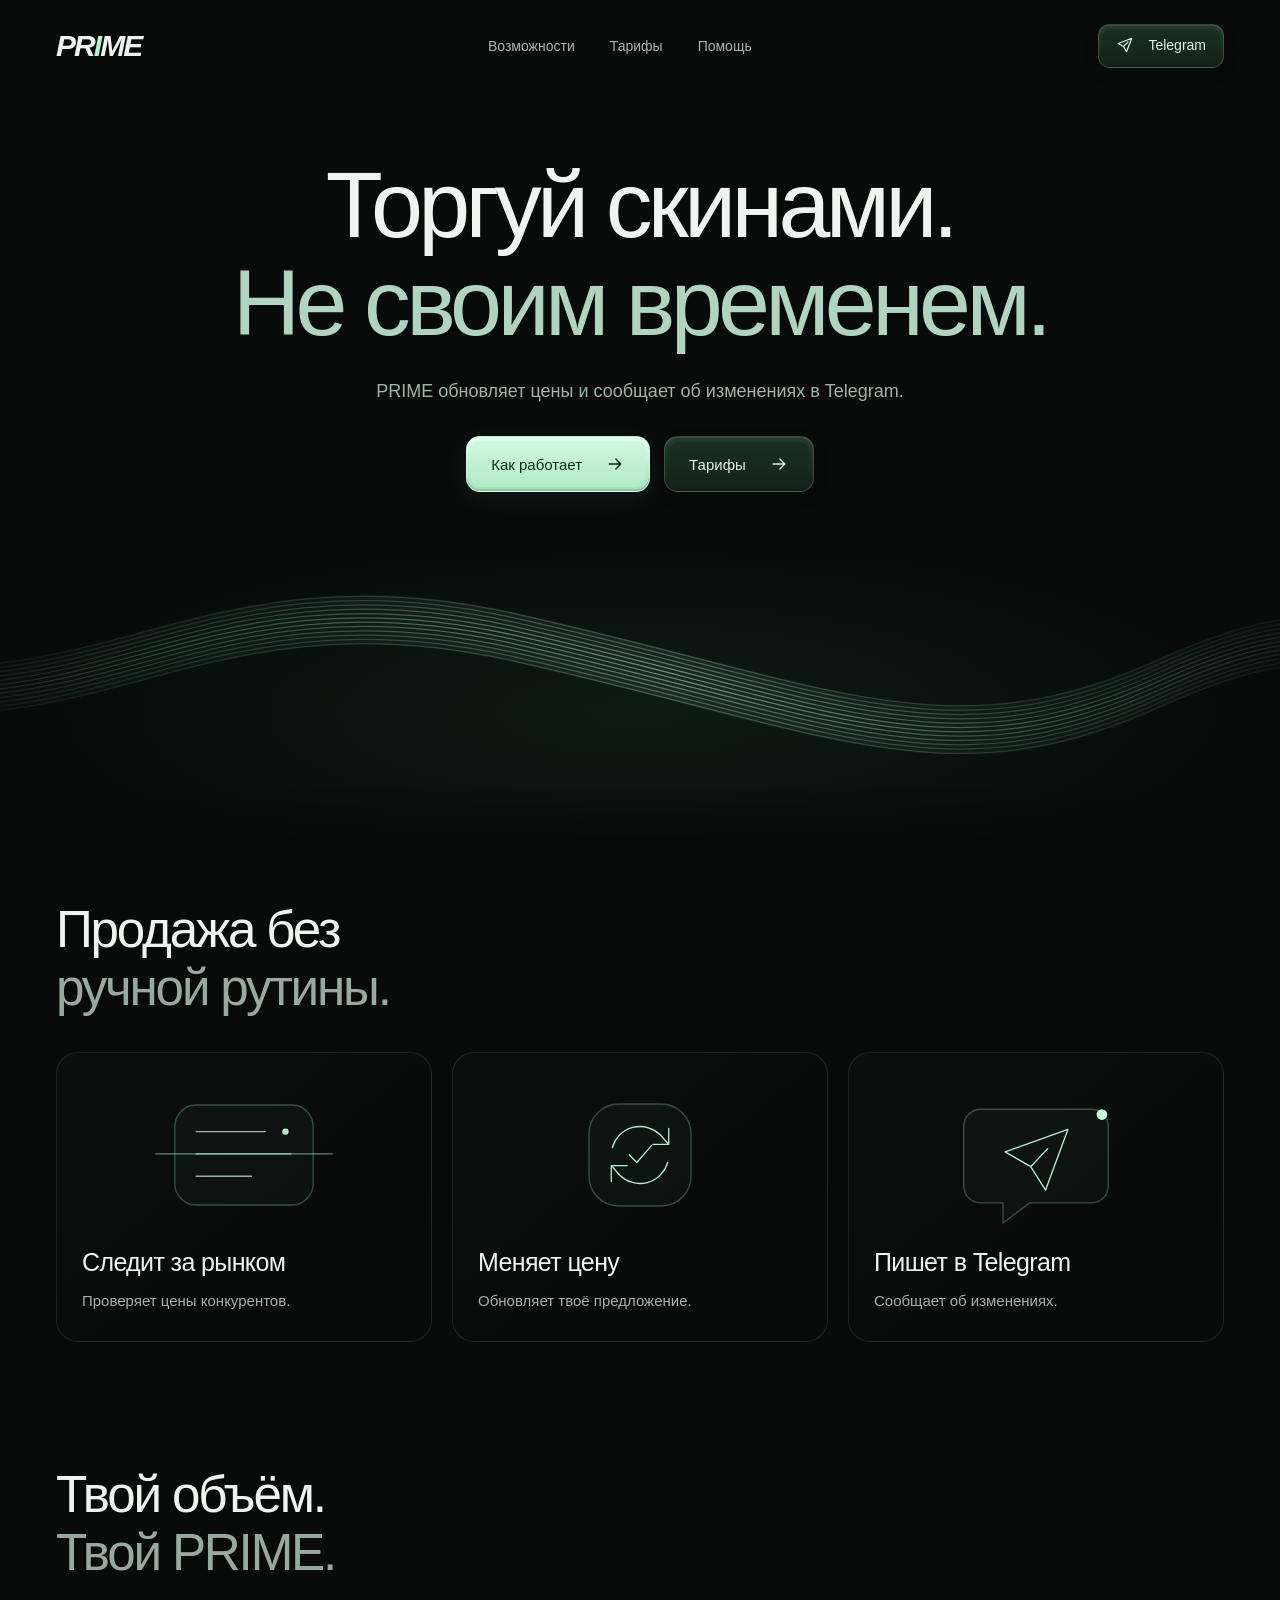
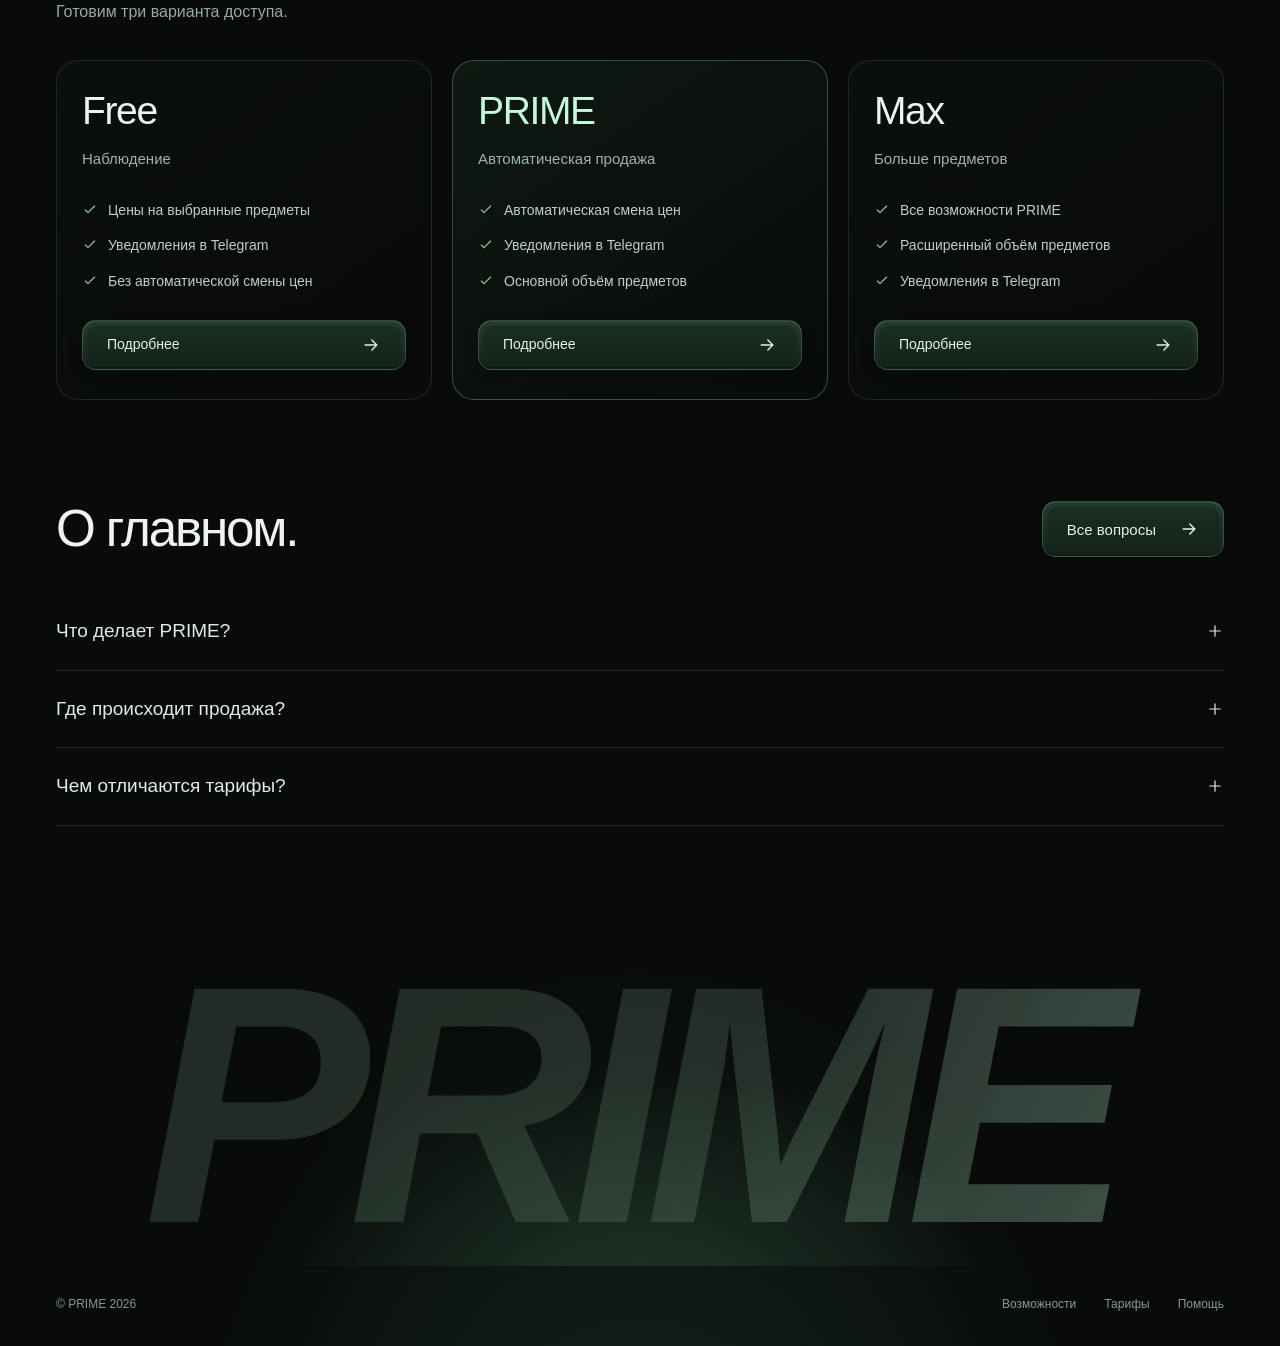
<file: index.html>
<!doctype html>
<html lang="ru"><head><meta charset="utf-8"><meta name="viewport" content="width=device-width,initial-scale=1"><meta name="theme-color" content="#080b0a"><meta name="color-scheme" content="dark"><meta name="referrer" content="no-referrer"><meta name="robots" content="noindex,nofollow"><meta name="prime-build" content="flow-6"><meta name="description" content="PRIME обновляет цены твоих скинов и сообщает об изменениях в Telegram."><title>PRIME - Торгуй скинами. Не своим временем.</title><link rel="icon" href="assets/favicon.svg" type="image/svg+xml"><style>
html{background:#080b0a;color:#eff4f0;font-family:Arial,sans-serif}body{margin:0}a{color:inherit}#page-shell{min-height:100vh}.page-loader{display:none;position:fixed;inset:0;z-index:9999;align-items:center;justify-content:center;background:#080b0a;color:#b5f5d3}.boot-pending #page-shell{visibility:hidden}.boot-visible .page-loader{display:flex}.loader-inner{text-align:center}.loader-brand{font:italic 900 42px/1 Arial,sans-serif;letter-spacing:-.065em;margin-bottom:30px}.loader-line{display:flex;justify-content:center;gap:9px;font:400 17px/30px Arial,sans-serif;color:#95a59c}.loader-words{position:relative;overflow:hidden;height:30px;min-width:125px;text-align:left;color:#b5f5d3;mask-image:linear-gradient(transparent,#000 15%,#000 85%,transparent)}.loader-words span{display:block;animation:loader-word-in .3s ease both}@keyframes loader-word-in{from{transform:translateY(90%);opacity:.3}to{transform:none;opacity:1}}.load-warning{margin:0;padding:14px 24px;background:#152019;color:#eff4f0;font:14px/1.5 Arial,sans-serif}.load-warning[hidden]{display:none}.load-warning a{margin-left:12px;text-decoration:underline}.boot-pending .skip{visibility:hidden}@media(prefers-reduced-motion:reduce){.loader-words span{animation:none}}
</style>
<script>
/* Resource-gated loader. The 180ms threshold only avoids flashing; never a minimum wait. */
(()=>{'use strict';const root=document.documentElement,pending=new Set(['style','script']);let done=false,failed=false,showTimer,guard;root.classList.add('boot-pending');
const label=()=>{const el=document.getElementById('loading-resource');if(!el)return;const text=pending.has('style')?'оформление':pending.has('script')?'интерфейс':'шрифты';if(el.textContent!==text){const span=document.createElement('span');span.textContent=text;el.replaceChildren(span)}};
const finish=(error=false)=>{if(done)return;done=true;clearTimeout(showTimer);clearTimeout(guard);root.classList.remove('boot-pending','boot-visible');document.getElementById('page-shell')?.removeAttribute('aria-busy');const notice=document.getElementById('load-warning');if(notice&&(failed||error))notice.hidden=false;};
window.PrimeBoot={settle(name,ok=true){if(done)return;pending.delete(name);if(!ok)failed=true;label();if(pending.size===0){if(document.fonts?.status==='loading'){pending.add('fonts');label();document.fonts.ready.then(()=>{pending.delete('fonts');finish()},()=>finish(true));}else finish();}},finish};
showTimer=setTimeout(()=>{if(!done){root.classList.add('boot-visible');label();document.getElementById('page-shell')?.setAttribute('aria-busy','true');}},180);
guard=setTimeout(()=>finish(true),12000);
document.addEventListener('DOMContentLoaded',label,{once:true});window.addEventListener('pageshow',e=>{if(e.persisted)finish()});})();
</script><link rel="stylesheet" href="assets/prime.css?v=6.0" media="print" onload="this.media='all';window.PrimeBoot?.settle('style')" onerror="window.PrimeBoot?.settle('style',false)"><noscript><link rel="stylesheet" href="assets/prime.css?v=6.0"></noscript><script src="assets/prime.js?v=6.0" defer onload="window.PrimeBoot?.settle('script')" onerror="window.PrimeBoot?.settle('script',false)"></script></head><body data-page="index.html" id="top"><div class="page-loader" role="status" aria-live="polite"><div class="loader-inner"><div class="loader-brand" aria-hidden="true">PRIME</div><div class="loader-line"><span>Загружаем</span><div class="loader-words" id="loading-resource"><span>оформление</span></div></div></div></div><div id="page-shell"><p class="load-warning" id="load-warning" role="status" hidden>Не все элементы страницы загрузились.<a href="index.html">Обновить страницу</a></p><a class="skip" href="#main">К содержимому</a><header class="site-header"><div class="header-inner wrap"><a class="brand" href="index.html" aria-label="PRIME, главная">PR<span>I</span>ME</a><nav class="nav" id="navigation" aria-label="Основная навигация"><a href="product.html">Возможности</a><a href="tariffs.html">Тарифы</a><a href="help.html">Помощь</a></nav><div class="header-actions"><a class="button-link button-small button-telegram" href="https://t.me/primebot_news" target="_blank" rel="noopener noreferrer"><span class="button-face" aria-hidden="true"></span><span class="button-content"><span>Telegram</span><span class="button-symbol" aria-hidden="true"><svg class="icon" viewBox="0 0 24 24" fill="none" stroke="currentColor" stroke-width="1.6" stroke-linecap="round" stroke-linejoin="round" aria-hidden="true"><path d="m3 10 18-7-7 18-4-7-7-4Zm7 4 6-6"/></svg></span></span></a><button class="menu-button" type="button" aria-label="Открыть меню" aria-controls="navigation" aria-expanded="false" hidden><span></span><span></span></button></div></div></header><main id="main"><section class="hero"><div class="hero-copy wrap"><h1>Торгуй скинами.<br><span>Не своим временем.</span></h1><p class="hero-description">PRIME обновляет цены и сообщает об изменениях в Telegram.</p><div class="hero-actions"><a class="button-link button-primary" href="#how"><span class="button-face" aria-hidden="true"></span><span class="button-content"><span>Как работает</span><span class="button-symbol" aria-hidden="true"><svg class="icon" viewBox="0 0 24 24" fill="none" stroke="currentColor" stroke-width="1.6" stroke-linecap="round" stroke-linejoin="round" aria-hidden="true"><path d="M5 12h14m-6-6 6 6-6 6"/></svg></span></span></a><a class="button-link" href="tariffs.html"><span class="button-face" aria-hidden="true"></span><span class="button-content"><span>Тарифы</span><span class="button-symbol" aria-hidden="true"><svg class="icon" viewBox="0 0 24 24" fill="none" stroke="currentColor" stroke-width="1.6" stroke-linecap="round" stroke-linejoin="round" aria-hidden="true"><path d="M5 12h14m-6-6 6 6-6 6"/></svg></span></span></a></div></div><div class="ribbon-scene" aria-hidden="true"><div class="ribbon-haze"></div><svg class="ribbon" viewBox="0 0 1440 520" preserveAspectRatio="none"><defs><linearGradient id="ribbon-ink"><stop stop-color="#83e0b0" stop-opacity="0"/><stop offset=".2" stop-color="#84ddb0" stop-opacity=".5"/><stop offset=".52" stop-color="#d0ffe5"/><stop offset=".8" stop-color="#91ddba" stop-opacity=".5"/><stop offset="1" stop-color="#83e0b0" stop-opacity="0"/></linearGradient></defs><path class="ribbon-band" fill="url(#ribbon-ink)" opacity=".07" d="M-120 250C180 190 280 35 600 108S1070 398 1560 210L1560 282C1070 470 910 233 600 180S180 262-120 322Z"/><g fill="none" stroke="url(#ribbon-ink)" stroke-width="1.25"><path class="ribbon-strand" d="M -120 256 C 180 200 280 45 600 118 S 1070 408 1560 220" opacity="0.240"/><path class="ribbon-strand" d="M -120 261 C 180 205 280 50 600 123 S 1070 413 1560 225" opacity="0.289"/><path class="ribbon-strand" d="M -120 266 C 180 210 280 55 600 128 S 1070 418 1560 230" opacity="0.338"/><path class="ribbon-strand" d="M -120 271 C 180 215 280 60 600 133 S 1070 423 1560 235" opacity="0.387"/><path class="ribbon-strand" d="M -120 276 C 180 220 280 65 600 138 S 1070 428 1560 240" opacity="0.436"/><path class="ribbon-strand" d="M -120 281 C 180 225 280 70 600 143 S 1070 433 1560 245" opacity="0.485"/><path class="ribbon-strand" d="M -120 286 C 180 230 280 75 600 148 S 1070 438 1560 250" opacity="0.485"/><path class="ribbon-strand" d="M -120 291 C 180 235 280 80 600 153 S 1070 443 1560 255" opacity="0.436"/><path class="ribbon-strand" d="M -120 296 C 180 240 280 85 600 158 S 1070 448 1560 260" opacity="0.387"/><path class="ribbon-strand" d="M -120 301 C 180 245 280 90 600 163 S 1070 453 1560 265" opacity="0.338"/><path class="ribbon-strand" d="M -120 306 C 180 250 280 95 600 168 S 1070 458 1560 270" opacity="0.289"/><path class="ribbon-strand" d="M -120 311 C 180 255 280 100 600 173 S 1070 463 1560 275" opacity="0.240"/></g></svg></div></section><section class="process-section wrap" id="how"><div class="section-heading reveal"><h2>Продажа без<br><span class="muted">ручной рутины.</span></h2></div><div class="flow-grid"><article class="flow-card reveal" style="--delay:0.0s"><svg class="flow-art art-market" viewBox="0 0 240 158" aria-hidden="true"><rect class="art-surface" x="55" y="32" width="130" height="94" rx="20"/><g class="market-lines"><path d="M75 57h65M75 78h89M75 99h52"/><circle cx="159" cy="57" r="3"/></g><g class="scan"><path d="M37 78h166"/></g></svg><h3>Следит за рынком</h3><p>Проверяет цены конкурентов.</p></article><article class="flow-card reveal" style="--delay:0.12s"><svg class="flow-art art-update" viewBox="0 0 240 158" aria-hidden="true"><rect class="art-surface" x="72" y="31" width="96" height="96" rx="28"/><g class="refresh-arrows"><path d="M94 72a27 27 0 0 1 45-12l8 9m0-15v15h-15M146 86a27 27 0 0 1-45 12l-8-9m0 15V89h15"/></g><path class="update-check" d="m110 79 7 7 14-16"/></svg><h3>Меняет цену</h3><p>Обновляет твоё предложение.</p></article><article class="flow-card reveal" style="--delay:0.24s"><svg class="flow-art art-telegram" viewBox="0 0 240 158" aria-hidden="true"><path class="art-surface" d="M68 36h104a16 16 0 0 1 16 16v56a16 16 0 0 1-16 16h-58l-25 19v-19H68a16 16 0 0 1-16-16V52a16 16 0 0 1 16-16Z"/><g class="notice-plane"><path d="m91 76 59-21-21 57-14-22-24-14Zm24 14 16-17"/></g><circle class="notice-dot" cx="182" cy="41" r="5"/></svg><h3>Пишет в Telegram</h3><p>Сообщает об изменениях.</p></article></div></section><section class="plans-section wrap" id="plans"><div class="section-heading reveal"><h2>Твой объём.<br><span class="muted">Твой PRIME.</span></h2><p>Готовим три варианта доступа.</p></div><div class="tier-grid"><article class="tier reveal" id="plan-free"><div class="tier-top"><h3>Free</h3><span>Наблюдение</span></div><ul><li><svg class="icon" viewBox="0 0 24 24" fill="none" stroke="currentColor" stroke-width="1.6" stroke-linecap="round" stroke-linejoin="round" aria-hidden="true"><path d="m5 12 4 4L19 6"/></svg><span>Цены на выбранные предметы</span></li><li><svg class="icon" viewBox="0 0 24 24" fill="none" stroke="currentColor" stroke-width="1.6" stroke-linecap="round" stroke-linejoin="round" aria-hidden="true"><path d="m5 12 4 4L19 6"/></svg><span>Уведомления в Telegram</span></li><li><svg class="icon" viewBox="0 0 24 24" fill="none" stroke="currentColor" stroke-width="1.6" stroke-linecap="round" stroke-linejoin="round" aria-hidden="true"><path d="m5 12 4 4L19 6"/></svg><span>Без автоматической смены цен</span></li></ul><a class="button-link" href="tariffs.html#plan-free"><span class="button-face" aria-hidden="true"></span><span class="button-content"><span>Подробнее</span><span class="button-symbol" aria-hidden="true"><svg class="icon" viewBox="0 0 24 24" fill="none" stroke="currentColor" stroke-width="1.6" stroke-linecap="round" stroke-linejoin="round" aria-hidden="true"><path d="M5 12h14m-6-6 6 6-6 6"/></svg></span></span></a></article><article class="tier reveal tier-featured" id="plan-prime"><div class="tier-top"><h3>PRIME</h3><span>Автоматическая продажа</span></div><ul><li><svg class="icon" viewBox="0 0 24 24" fill="none" stroke="currentColor" stroke-width="1.6" stroke-linecap="round" stroke-linejoin="round" aria-hidden="true"><path d="m5 12 4 4L19 6"/></svg><span>Автоматическая смена цен</span></li><li><svg class="icon" viewBox="0 0 24 24" fill="none" stroke="currentColor" stroke-width="1.6" stroke-linecap="round" stroke-linejoin="round" aria-hidden="true"><path d="m5 12 4 4L19 6"/></svg><span>Уведомления в Telegram</span></li><li><svg class="icon" viewBox="0 0 24 24" fill="none" stroke="currentColor" stroke-width="1.6" stroke-linecap="round" stroke-linejoin="round" aria-hidden="true"><path d="m5 12 4 4L19 6"/></svg><span>Основной объём предметов</span></li></ul><a class="button-link" href="tariffs.html#plan-prime"><span class="button-face" aria-hidden="true"></span><span class="button-content"><span>Подробнее</span><span class="button-symbol" aria-hidden="true"><svg class="icon" viewBox="0 0 24 24" fill="none" stroke="currentColor" stroke-width="1.6" stroke-linecap="round" stroke-linejoin="round" aria-hidden="true"><path d="M5 12h14m-6-6 6 6-6 6"/></svg></span></span></a></article><article class="tier reveal" id="plan-max"><div class="tier-top"><h3>Max</h3><span>Больше предметов</span></div><ul><li><svg class="icon" viewBox="0 0 24 24" fill="none" stroke="currentColor" stroke-width="1.6" stroke-linecap="round" stroke-linejoin="round" aria-hidden="true"><path d="m5 12 4 4L19 6"/></svg><span>Все возможности PRIME</span></li><li><svg class="icon" viewBox="0 0 24 24" fill="none" stroke="currentColor" stroke-width="1.6" stroke-linecap="round" stroke-linejoin="round" aria-hidden="true"><path d="m5 12 4 4L19 6"/></svg><span>Расширенный объём предметов</span></li><li><svg class="icon" viewBox="0 0 24 24" fill="none" stroke="currentColor" stroke-width="1.6" stroke-linecap="round" stroke-linejoin="round" aria-hidden="true"><path d="m5 12 4 4L19 6"/></svg><span>Уведомления в Telegram</span></li></ul><a class="button-link" href="tariffs.html#plan-max"><span class="button-face" aria-hidden="true"></span><span class="button-content"><span>Подробнее</span><span class="button-symbol" aria-hidden="true"><svg class="icon" viewBox="0 0 24 24" fill="none" stroke="currentColor" stroke-width="1.6" stroke-linecap="round" stroke-linejoin="round" aria-hidden="true"><path d="M5 12h14m-6-6 6 6-6 6"/></svg></span></span></a></article></div></section><section class="home-faq wrap"><div class="section-heading reveal"><h2>О главном.</h2><a class="button-link" href="help.html"><span class="button-face" aria-hidden="true"></span><span class="button-content"><span>Все вопросы</span><span class="button-symbol" aria-hidden="true"><svg class="icon" viewBox="0 0 24 24" fill="none" stroke="currentColor" stroke-width="1.6" stroke-linecap="round" stroke-linejoin="round" aria-hidden="true"><path d="M5 12h14m-6-6 6 6-6 6"/></svg></span></span></a></div><div class="faq-list"><details class="faq"><summary>Что делает PRIME?<svg class="icon" viewBox="0 0 24 24" fill="none" stroke="currentColor" stroke-width="1.6" stroke-linecap="round" stroke-linejoin="round" aria-hidden="true"><path d="M12 5v14M5 12h14"/></svg></summary><div class="faq-answer"><p>PRIME проверяет цены конкурентов, обновляет цены твоих скинов и сообщает об изменениях в Telegram.</p></div></details><details class="faq"><summary>Где происходит продажа?<svg class="icon" viewBox="0 0 24 24" fill="none" stroke="currentColor" stroke-width="1.6" stroke-linecap="round" stroke-linejoin="round" aria-hidden="true"><path d="M12 5v14M5 12h14"/></svg></summary><div class="faq-answer"><p>На подключённой торговой площадке. PRIME помогает управлять предложениями, а не заменяет площадку.</p></div></details><details class="faq"><summary>Чем отличаются тарифы?<svg class="icon" viewBox="0 0 24 24" fill="none" stroke="currentColor" stroke-width="1.6" stroke-linecap="round" stroke-linejoin="round" aria-hidden="true"><path d="M12 5v14M5 12h14"/></svg></summary><div class="faq-answer"><p>Free предназначен для наблюдения за ценами. PRIME добавляет автоматическую смену цен. Max рассчитан на больший объём предметов.</p></div></details></div></section></main><footer class="site-footer"><div class="footer-word-wrap"><div class="brand-huge" aria-hidden="true">PRIME</div><div class="footer-glow" aria-hidden="true"></div></div><div class="footer-bottom wrap"><span>© PRIME 2026</span><nav aria-label="Дополнительная навигация"><a href="product.html">Возможности</a><a href="tariffs.html">Тарифы</a><a href="help.html">Помощь</a></nav></div></footer></div></body></html>
</file>
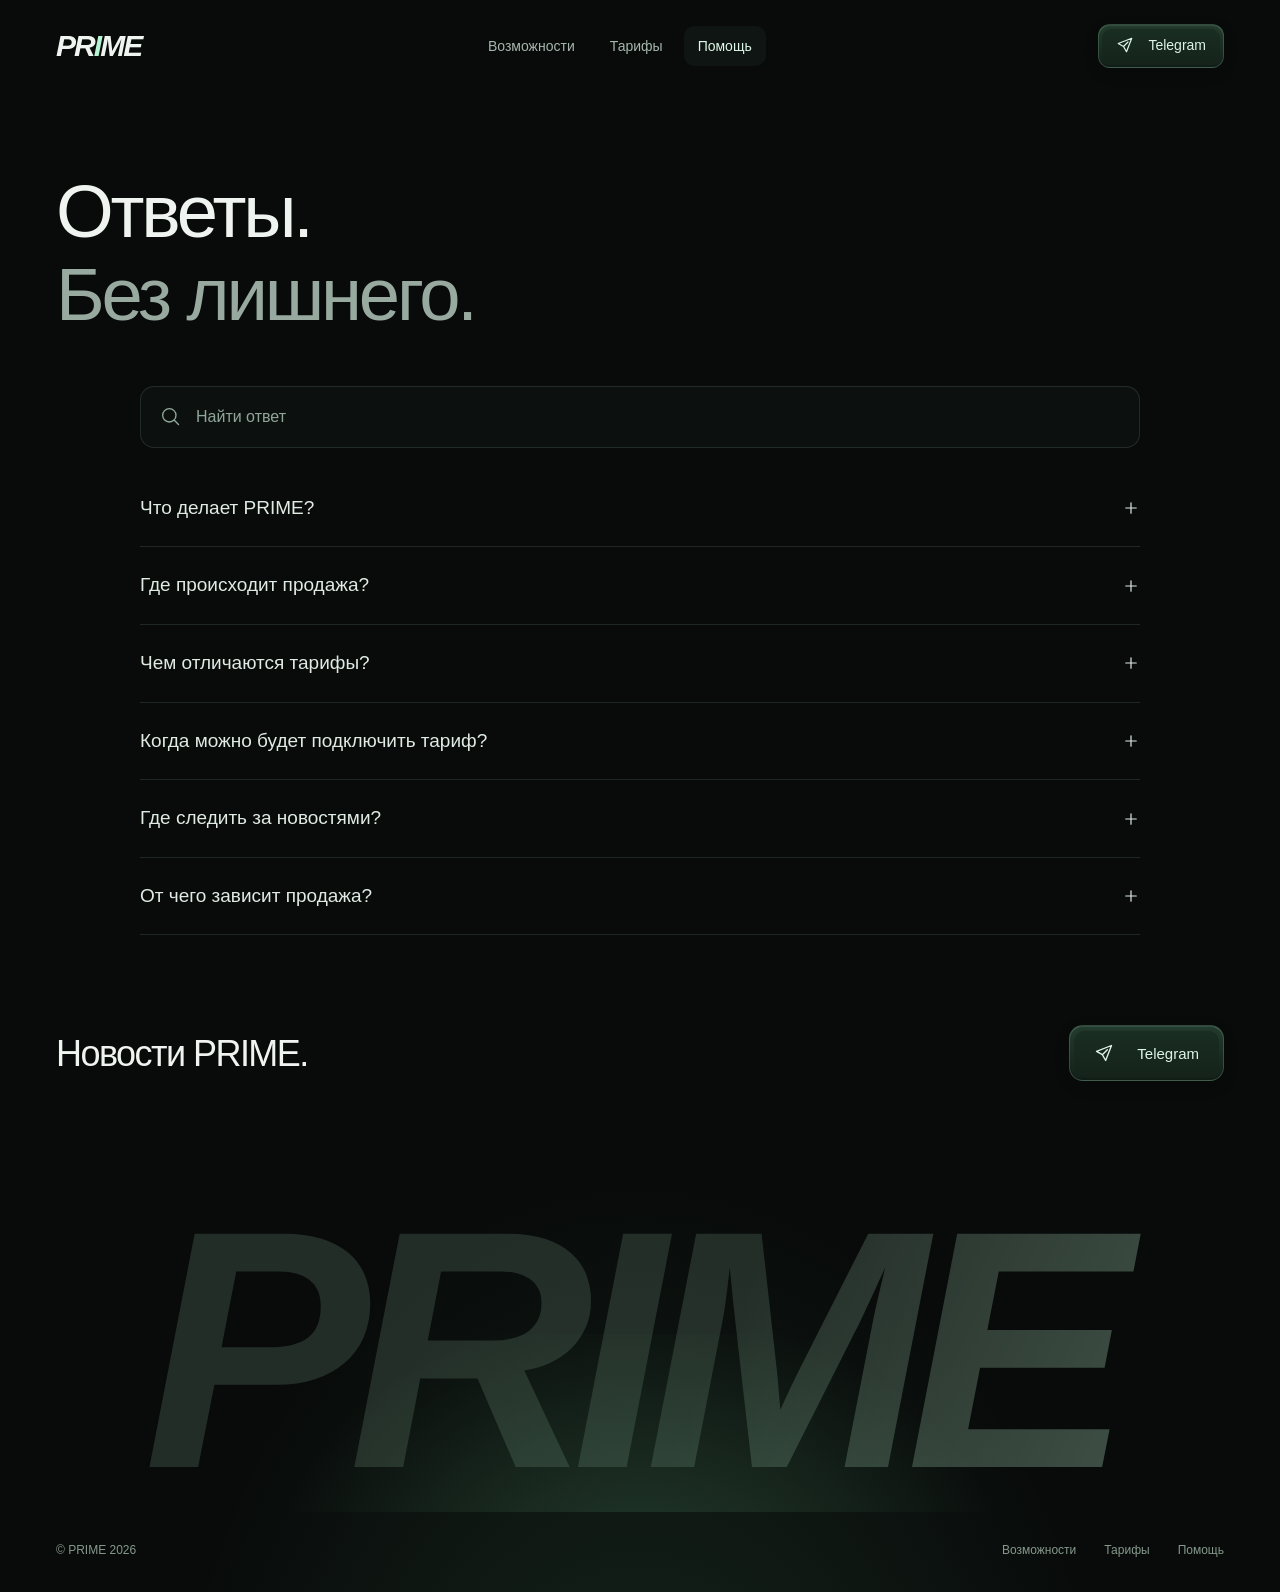
<file: help.html>
<!doctype html>
<html lang="ru"><head><meta charset="utf-8"><meta name="viewport" content="width=device-width,initial-scale=1"><meta name="theme-color" content="#080b0a"><meta name="color-scheme" content="dark"><meta name="referrer" content="no-referrer"><meta name="robots" content="noindex,nofollow"><meta name="prime-build" content="flow-6"><meta name="description" content="PRIME обновляет цены твоих скинов и сообщает об изменениях в Telegram."><title>Помощь - PRIME</title><link rel="icon" href="assets/favicon.svg" type="image/svg+xml"><style>
html{background:#080b0a;color:#eff4f0;font-family:Arial,sans-serif}body{margin:0}a{color:inherit}#page-shell{min-height:100vh}.page-loader{display:none;position:fixed;inset:0;z-index:9999;align-items:center;justify-content:center;background:#080b0a;color:#b5f5d3}.boot-pending #page-shell{visibility:hidden}.boot-visible .page-loader{display:flex}.loader-inner{text-align:center}.loader-brand{font:italic 900 42px/1 Arial,sans-serif;letter-spacing:-.065em;margin-bottom:30px}.loader-line{display:flex;justify-content:center;gap:9px;font:400 17px/30px Arial,sans-serif;color:#95a59c}.loader-words{position:relative;overflow:hidden;height:30px;min-width:125px;text-align:left;color:#b5f5d3;mask-image:linear-gradient(transparent,#000 15%,#000 85%,transparent)}.loader-words span{display:block;animation:loader-word-in .3s ease both}@keyframes loader-word-in{from{transform:translateY(90%);opacity:.3}to{transform:none;opacity:1}}.load-warning{margin:0;padding:14px 24px;background:#152019;color:#eff4f0;font:14px/1.5 Arial,sans-serif}.load-warning[hidden]{display:none}.load-warning a{margin-left:12px;text-decoration:underline}.boot-pending .skip{visibility:hidden}@media(prefers-reduced-motion:reduce){.loader-words span{animation:none}}
</style>
<script>
/* Resource-gated loader. The 180ms threshold only avoids flashing; never a minimum wait. */
(()=>{'use strict';const root=document.documentElement,pending=new Set(['style','script']);let done=false,failed=false,showTimer,guard;root.classList.add('boot-pending');
const label=()=>{const el=document.getElementById('loading-resource');if(!el)return;const text=pending.has('style')?'оформление':pending.has('script')?'интерфейс':'шрифты';if(el.textContent!==text){const span=document.createElement('span');span.textContent=text;el.replaceChildren(span)}};
const finish=(error=false)=>{if(done)return;done=true;clearTimeout(showTimer);clearTimeout(guard);root.classList.remove('boot-pending','boot-visible');document.getElementById('page-shell')?.removeAttribute('aria-busy');const notice=document.getElementById('load-warning');if(notice&&(failed||error))notice.hidden=false;};
window.PrimeBoot={settle(name,ok=true){if(done)return;pending.delete(name);if(!ok)failed=true;label();if(pending.size===0){if(document.fonts?.status==='loading'){pending.add('fonts');label();document.fonts.ready.then(()=>{pending.delete('fonts');finish()},()=>finish(true));}else finish();}},finish};
showTimer=setTimeout(()=>{if(!done){root.classList.add('boot-visible');label();document.getElementById('page-shell')?.setAttribute('aria-busy','true');}},180);
guard=setTimeout(()=>finish(true),12000);
document.addEventListener('DOMContentLoaded',label,{once:true});window.addEventListener('pageshow',e=>{if(e.persisted)finish()});})();
</script><link rel="stylesheet" href="assets/prime.css?v=6.0" media="print" onload="this.media='all';window.PrimeBoot?.settle('style')" onerror="window.PrimeBoot?.settle('style',false)"><noscript><link rel="stylesheet" href="assets/prime.css?v=6.0"></noscript><script src="assets/prime.js?v=6.0" defer onload="window.PrimeBoot?.settle('script')" onerror="window.PrimeBoot?.settle('script',false)"></script></head><body data-page="help.html" id="top"><div class="page-loader" role="status" aria-live="polite"><div class="loader-inner"><div class="loader-brand" aria-hidden="true">PRIME</div><div class="loader-line"><span>Загружаем</span><div class="loader-words" id="loading-resource"><span>оформление</span></div></div></div></div><div id="page-shell"><p class="load-warning" id="load-warning" role="status" hidden>Не все элементы страницы загрузились.<a href="help.html">Обновить страницу</a></p><a class="skip" href="#main">К содержимому</a><header class="site-header"><div class="header-inner wrap"><a class="brand" href="index.html" aria-label="PRIME, главная">PR<span>I</span>ME</a><nav class="nav" id="navigation" aria-label="Основная навигация"><a href="product.html">Возможности</a><a href="tariffs.html">Тарифы</a><a href="help.html" aria-current="page">Помощь</a></nav><div class="header-actions"><a class="button-link button-small button-telegram" href="https://t.me/primebot_news" target="_blank" rel="noopener noreferrer"><span class="button-face" aria-hidden="true"></span><span class="button-content"><span>Telegram</span><span class="button-symbol" aria-hidden="true"><svg class="icon" viewBox="0 0 24 24" fill="none" stroke="currentColor" stroke-width="1.6" stroke-linecap="round" stroke-linejoin="round" aria-hidden="true"><path d="m3 10 18-7-7 18-4-7-7-4Zm7 4 6-6"/></svg></span></span></a><button class="menu-button" type="button" aria-label="Открыть меню" aria-controls="navigation" aria-expanded="false" hidden><span></span><span></span></button></div></div></header><main id="main"><section class="page-intro wrap"><h1>Ответы.<br><span class="muted">Без лишнего.</span></h1></section><section class="help-section wrap"><label class="search-field"><svg class="icon" viewBox="0 0 24 24" fill="none" stroke="currentColor" stroke-width="1.6" stroke-linecap="round" stroke-linejoin="round" aria-hidden="true"><path d="M21 21l-5-5M18 10a8 8 0 1 1-16 0 8 8 0 0 1 16 0"/></svg><input type="search" id="faq-search" placeholder="Найти ответ" aria-label="Поиск по вопросам"></label><p class="sr-only" id="faq-status" role="status" aria-live="polite"></p><div class="faq-list"><details class="faq"><summary>Что делает PRIME?<svg class="icon" viewBox="0 0 24 24" fill="none" stroke="currentColor" stroke-width="1.6" stroke-linecap="round" stroke-linejoin="round" aria-hidden="true"><path d="M12 5v14M5 12h14"/></svg></summary><div class="faq-answer"><p>PRIME проверяет цены конкурентов, обновляет цены твоих скинов и сообщает об изменениях в Telegram.</p></div></details><details class="faq"><summary>Где происходит продажа?<svg class="icon" viewBox="0 0 24 24" fill="none" stroke="currentColor" stroke-width="1.6" stroke-linecap="round" stroke-linejoin="round" aria-hidden="true"><path d="M12 5v14M5 12h14"/></svg></summary><div class="faq-answer"><p>На подключённой торговой площадке. PRIME помогает управлять предложениями, а не заменяет площадку.</p></div></details><details class="faq"><summary>Чем отличаются тарифы?<svg class="icon" viewBox="0 0 24 24" fill="none" stroke="currentColor" stroke-width="1.6" stroke-linecap="round" stroke-linejoin="round" aria-hidden="true"><path d="M12 5v14M5 12h14"/></svg></summary><div class="faq-answer"><p>Free предназначен для наблюдения за ценами. PRIME добавляет автоматическую смену цен. Max рассчитан на больший объём предметов.</p></div></details><details class="faq"><summary>Когда можно будет подключить тариф?<svg class="icon" viewBox="0 0 24 24" fill="none" stroke="currentColor" stroke-width="1.6" stroke-linecap="round" stroke-linejoin="round" aria-hidden="true"><path d="M12 5v14M5 12h14"/></svg></summary><div class="faq-answer"><p>Новая линейка готовится к запуску. Стоимость, лимиты и условия подключения появятся на странице тарифов.</p></div></details><details class="faq"><summary>Где следить за новостями?<svg class="icon" viewBox="0 0 24 24" fill="none" stroke="currentColor" stroke-width="1.6" stroke-linecap="round" stroke-linejoin="round" aria-hidden="true"><path d="M12 5v14M5 12h14"/></svg></summary><div class="faq-answer"><p>В канале PRIME в Telegram. <a href="https://t.me/primebot_news" target="_blank" rel="noopener noreferrer">Перейти в канал</a>.</p></div></details><details class="faq"><summary>От чего зависит продажа?<svg class="icon" viewBox="0 0 24 24" fill="none" stroke="currentColor" stroke-width="1.6" stroke-linecap="round" stroke-linejoin="round" aria-hidden="true"><path d="M12 5v14M5 12h14"/></svg></summary><div class="faq-answer"><p>От спроса, цены предмета и работы торговой площадки. Автоматическая смена цены сама по себе не гарантирует продажу или прибыль.</p></div></details></div><p class="empty-state" hidden>Ничего не найдено. Попробуй другое слово.</p></section><section class="subpage-cta wrap"><h2>Новости PRIME.</h2><a class="button-link button-telegram" href="https://t.me/primebot_news" target="_blank" rel="noopener noreferrer"><span class="button-face" aria-hidden="true"></span><span class="button-content"><span>Telegram</span><span class="button-symbol" aria-hidden="true"><svg class="icon" viewBox="0 0 24 24" fill="none" stroke="currentColor" stroke-width="1.6" stroke-linecap="round" stroke-linejoin="round" aria-hidden="true"><path d="m3 10 18-7-7 18-4-7-7-4Zm7 4 6-6"/></svg></span></span></a></section></main><footer class="site-footer"><div class="footer-word-wrap"><div class="brand-huge" aria-hidden="true">PRIME</div><div class="footer-glow" aria-hidden="true"></div></div><div class="footer-bottom wrap"><span>© PRIME 2026</span><nav aria-label="Дополнительная навигация"><a href="product.html">Возможности</a><a href="tariffs.html">Тарифы</a><a href="help.html">Помощь</a></nav></div></footer></div></body></html>
</file>
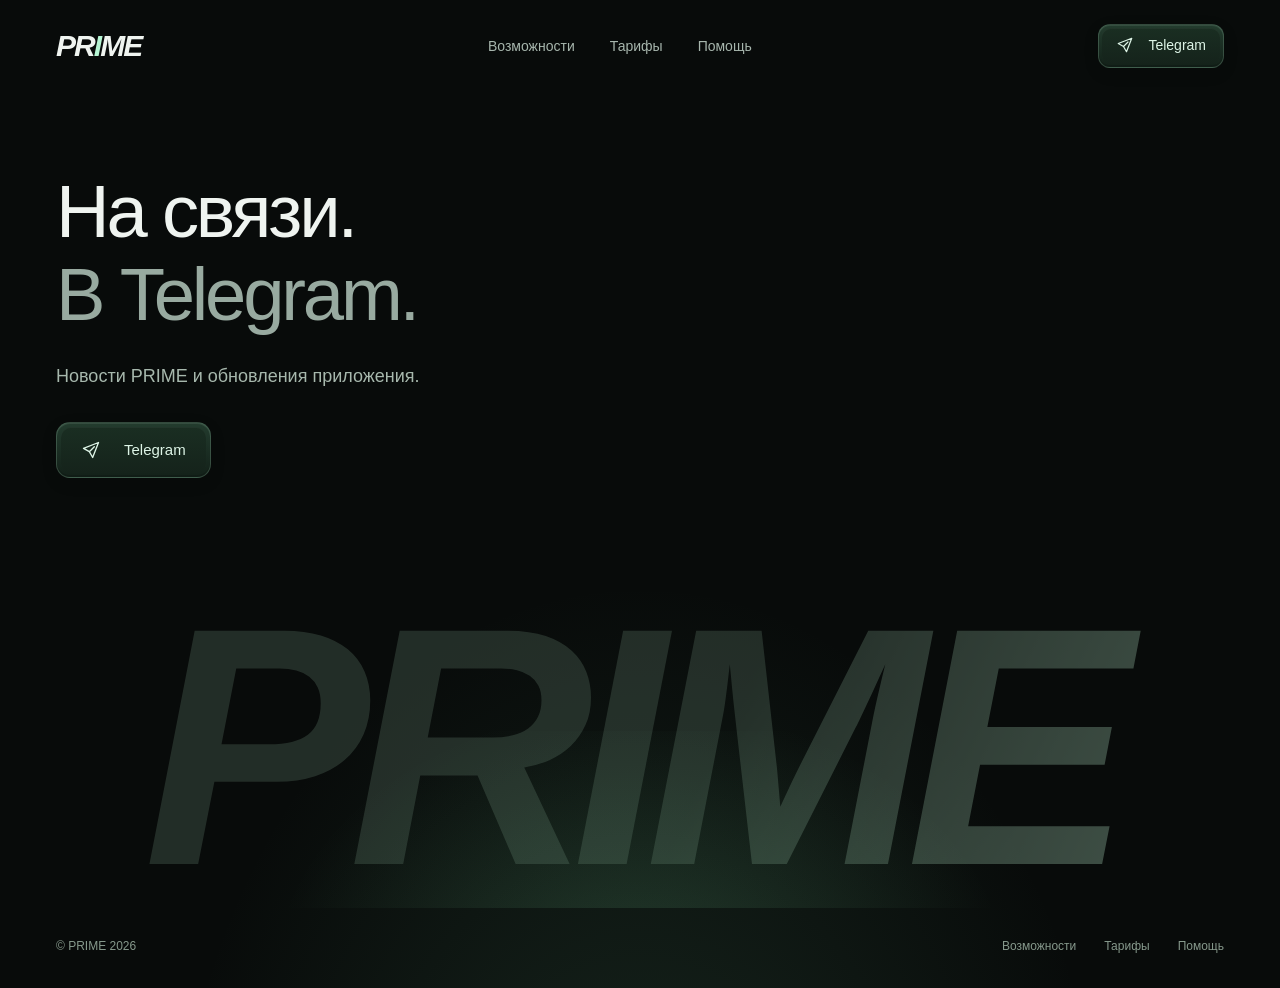
<file: information.html>
<!doctype html>
<html lang="ru"><head><meta charset="utf-8"><meta name="viewport" content="width=device-width,initial-scale=1"><meta name="theme-color" content="#080b0a"><meta name="color-scheme" content="dark"><meta name="referrer" content="no-referrer"><meta name="robots" content="noindex,nofollow"><meta name="prime-build" content="flow-6"><meta name="description" content="PRIME обновляет цены твоих скинов и сообщает об изменениях в Telegram."><title>Новости - PRIME</title><link rel="icon" href="assets/favicon.svg" type="image/svg+xml"><style>
html{background:#080b0a;color:#eff4f0;font-family:Arial,sans-serif}body{margin:0}a{color:inherit}#page-shell{min-height:100vh}.page-loader{display:none;position:fixed;inset:0;z-index:9999;align-items:center;justify-content:center;background:#080b0a;color:#b5f5d3}.boot-pending #page-shell{visibility:hidden}.boot-visible .page-loader{display:flex}.loader-inner{text-align:center}.loader-brand{font:italic 900 42px/1 Arial,sans-serif;letter-spacing:-.065em;margin-bottom:30px}.loader-line{display:flex;justify-content:center;gap:9px;font:400 17px/30px Arial,sans-serif;color:#95a59c}.loader-words{position:relative;overflow:hidden;height:30px;min-width:125px;text-align:left;color:#b5f5d3;mask-image:linear-gradient(transparent,#000 15%,#000 85%,transparent)}.loader-words span{display:block;animation:loader-word-in .3s ease both}@keyframes loader-word-in{from{transform:translateY(90%);opacity:.3}to{transform:none;opacity:1}}.load-warning{margin:0;padding:14px 24px;background:#152019;color:#eff4f0;font:14px/1.5 Arial,sans-serif}.load-warning[hidden]{display:none}.load-warning a{margin-left:12px;text-decoration:underline}.boot-pending .skip{visibility:hidden}@media(prefers-reduced-motion:reduce){.loader-words span{animation:none}}
</style>
<script>
/* Resource-gated loader. The 180ms threshold only avoids flashing; never a minimum wait. */
(()=>{'use strict';const root=document.documentElement,pending=new Set(['style','script']);let done=false,failed=false,showTimer,guard;root.classList.add('boot-pending');
const label=()=>{const el=document.getElementById('loading-resource');if(!el)return;const text=pending.has('style')?'оформление':pending.has('script')?'интерфейс':'шрифты';if(el.textContent!==text){const span=document.createElement('span');span.textContent=text;el.replaceChildren(span)}};
const finish=(error=false)=>{if(done)return;done=true;clearTimeout(showTimer);clearTimeout(guard);root.classList.remove('boot-pending','boot-visible');document.getElementById('page-shell')?.removeAttribute('aria-busy');const notice=document.getElementById('load-warning');if(notice&&(failed||error))notice.hidden=false;};
window.PrimeBoot={settle(name,ok=true){if(done)return;pending.delete(name);if(!ok)failed=true;label();if(pending.size===0){if(document.fonts?.status==='loading'){pending.add('fonts');label();document.fonts.ready.then(()=>{pending.delete('fonts');finish()},()=>finish(true));}else finish();}},finish};
showTimer=setTimeout(()=>{if(!done){root.classList.add('boot-visible');label();document.getElementById('page-shell')?.setAttribute('aria-busy','true');}},180);
guard=setTimeout(()=>finish(true),12000);
document.addEventListener('DOMContentLoaded',label,{once:true});window.addEventListener('pageshow',e=>{if(e.persisted)finish()});})();
</script><link rel="stylesheet" href="assets/prime.css?v=6.0" media="print" onload="this.media='all';window.PrimeBoot?.settle('style')" onerror="window.PrimeBoot?.settle('style',false)"><noscript><link rel="stylesheet" href="assets/prime.css?v=6.0"></noscript><script src="assets/prime.js?v=6.0" defer onload="window.PrimeBoot?.settle('script')" onerror="window.PrimeBoot?.settle('script',false)"></script></head><body data-page="information.html" id="top"><div class="page-loader" role="status" aria-live="polite"><div class="loader-inner"><div class="loader-brand" aria-hidden="true">PRIME</div><div class="loader-line"><span>Загружаем</span><div class="loader-words" id="loading-resource"><span>оформление</span></div></div></div></div><div id="page-shell"><p class="load-warning" id="load-warning" role="status" hidden>Не все элементы страницы загрузились.<a href="information.html">Обновить страницу</a></p><a class="skip" href="#main">К содержимому</a><header class="site-header"><div class="header-inner wrap"><a class="brand" href="index.html" aria-label="PRIME, главная">PR<span>I</span>ME</a><nav class="nav" id="navigation" aria-label="Основная навигация"><a href="product.html">Возможности</a><a href="tariffs.html">Тарифы</a><a href="help.html">Помощь</a></nav><div class="header-actions"><a class="button-link button-small button-telegram" href="https://t.me/primebot_news" target="_blank" rel="noopener noreferrer"><span class="button-face" aria-hidden="true"></span><span class="button-content"><span>Telegram</span><span class="button-symbol" aria-hidden="true"><svg class="icon" viewBox="0 0 24 24" fill="none" stroke="currentColor" stroke-width="1.6" stroke-linecap="round" stroke-linejoin="round" aria-hidden="true"><path d="m3 10 18-7-7 18-4-7-7-4Zm7 4 6-6"/></svg></span></span></a><button class="menu-button" type="button" aria-label="Открыть меню" aria-controls="navigation" aria-expanded="false" hidden><span></span><span></span></button></div></div></header><main id="main"><section class="page-intro wrap"><h1>На связи.<br><span class="muted">В Telegram.</span></h1><p class="page-lead">Новости PRIME и обновления приложения.</p><div class="intro-action"><a class="button-link button-telegram" href="https://t.me/primebot_news" target="_blank" rel="noopener noreferrer"><span class="button-face" aria-hidden="true"></span><span class="button-content"><span>Telegram</span><span class="button-symbol" aria-hidden="true"><svg class="icon" viewBox="0 0 24 24" fill="none" stroke="currentColor" stroke-width="1.6" stroke-linecap="round" stroke-linejoin="round" aria-hidden="true"><path d="m3 10 18-7-7 18-4-7-7-4Zm7 4 6-6"/></svg></span></span></a></div></section></main><footer class="site-footer"><div class="footer-word-wrap"><div class="brand-huge" aria-hidden="true">PRIME</div><div class="footer-glow" aria-hidden="true"></div></div><div class="footer-bottom wrap"><span>© PRIME 2026</span><nav aria-label="Дополнительная навигация"><a href="product.html">Возможности</a><a href="tariffs.html">Тарифы</a><a href="help.html">Помощь</a></nav></div></footer></div></body></html>
</file>
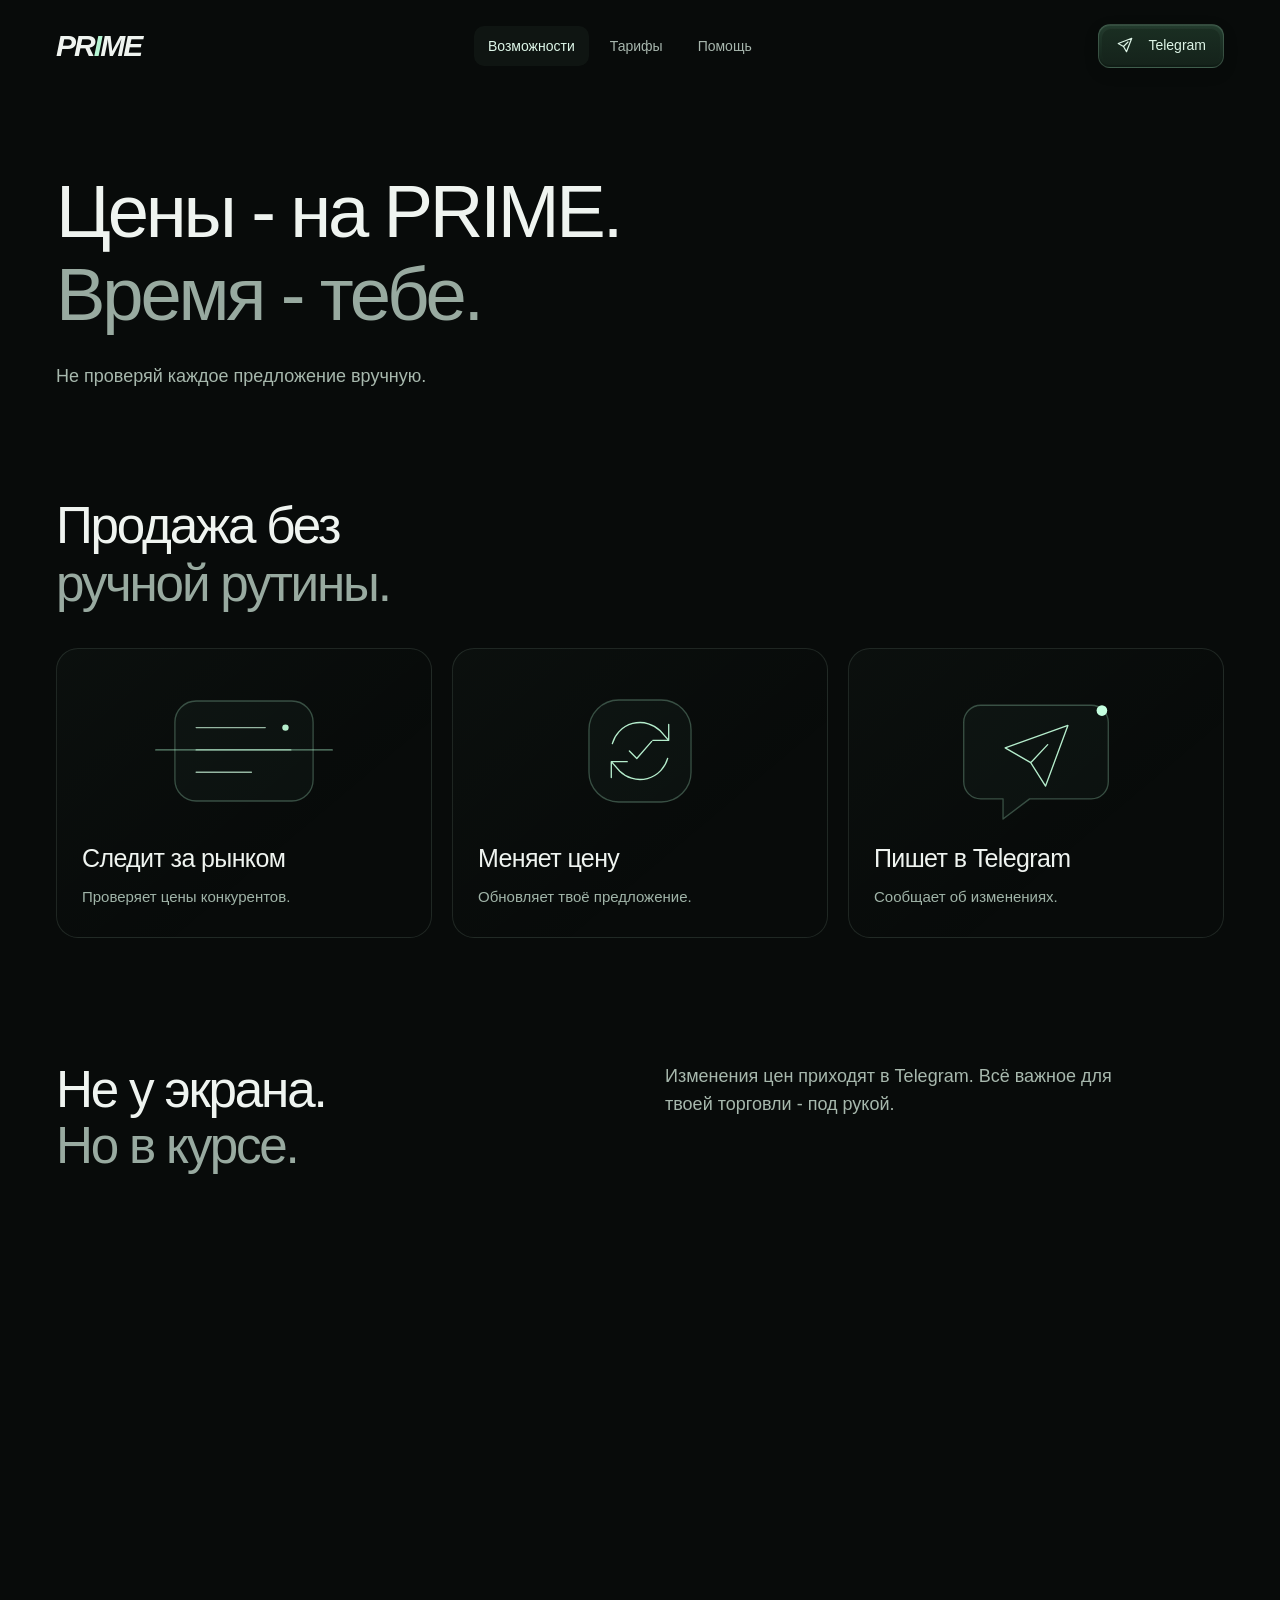
<file: product.html>
<!doctype html>
<html lang="ru"><head><meta charset="utf-8"><meta name="viewport" content="width=device-width,initial-scale=1"><meta name="theme-color" content="#080b0a"><meta name="color-scheme" content="dark"><meta name="referrer" content="no-referrer"><meta name="robots" content="noindex,nofollow"><meta name="prime-build" content="flow-6"><meta name="description" content="PRIME обновляет цены твоих скинов и сообщает об изменениях в Telegram."><title>Возможности - PRIME</title><link rel="icon" href="assets/favicon.svg" type="image/svg+xml"><style>
html{background:#080b0a;color:#eff4f0;font-family:Arial,sans-serif}body{margin:0}a{color:inherit}#page-shell{min-height:100vh}.page-loader{display:none;position:fixed;inset:0;z-index:9999;align-items:center;justify-content:center;background:#080b0a;color:#b5f5d3}.boot-pending #page-shell{visibility:hidden}.boot-visible .page-loader{display:flex}.loader-inner{text-align:center}.loader-brand{font:italic 900 42px/1 Arial,sans-serif;letter-spacing:-.065em;margin-bottom:30px}.loader-line{display:flex;justify-content:center;gap:9px;font:400 17px/30px Arial,sans-serif;color:#95a59c}.loader-words{position:relative;overflow:hidden;height:30px;min-width:125px;text-align:left;color:#b5f5d3;mask-image:linear-gradient(transparent,#000 15%,#000 85%,transparent)}.loader-words span{display:block;animation:loader-word-in .3s ease both}@keyframes loader-word-in{from{transform:translateY(90%);opacity:.3}to{transform:none;opacity:1}}.load-warning{margin:0;padding:14px 24px;background:#152019;color:#eff4f0;font:14px/1.5 Arial,sans-serif}.load-warning[hidden]{display:none}.load-warning a{margin-left:12px;text-decoration:underline}.boot-pending .skip{visibility:hidden}@media(prefers-reduced-motion:reduce){.loader-words span{animation:none}}
</style>
<script>
/* Resource-gated loader. The 180ms threshold only avoids flashing; never a minimum wait. */
(()=>{'use strict';const root=document.documentElement,pending=new Set(['style','script']);let done=false,failed=false,showTimer,guard;root.classList.add('boot-pending');
const label=()=>{const el=document.getElementById('loading-resource');if(!el)return;const text=pending.has('style')?'оформление':pending.has('script')?'интерфейс':'шрифты';if(el.textContent!==text){const span=document.createElement('span');span.textContent=text;el.replaceChildren(span)}};
const finish=(error=false)=>{if(done)return;done=true;clearTimeout(showTimer);clearTimeout(guard);root.classList.remove('boot-pending','boot-visible');document.getElementById('page-shell')?.removeAttribute('aria-busy');const notice=document.getElementById('load-warning');if(notice&&(failed||error))notice.hidden=false;};
window.PrimeBoot={settle(name,ok=true){if(done)return;pending.delete(name);if(!ok)failed=true;label();if(pending.size===0){if(document.fonts?.status==='loading'){pending.add('fonts');label();document.fonts.ready.then(()=>{pending.delete('fonts');finish()},()=>finish(true));}else finish();}},finish};
showTimer=setTimeout(()=>{if(!done){root.classList.add('boot-visible');label();document.getElementById('page-shell')?.setAttribute('aria-busy','true');}},180);
guard=setTimeout(()=>finish(true),12000);
document.addEventListener('DOMContentLoaded',label,{once:true});window.addEventListener('pageshow',e=>{if(e.persisted)finish()});})();
</script><link rel="stylesheet" href="assets/prime.css?v=6.0" media="print" onload="this.media='all';window.PrimeBoot?.settle('style')" onerror="window.PrimeBoot?.settle('style',false)"><noscript><link rel="stylesheet" href="assets/prime.css?v=6.0"></noscript><script src="assets/prime.js?v=6.0" defer onload="window.PrimeBoot?.settle('script')" onerror="window.PrimeBoot?.settle('script',false)"></script></head><body data-page="product.html" id="top"><div class="page-loader" role="status" aria-live="polite"><div class="loader-inner"><div class="loader-brand" aria-hidden="true">PRIME</div><div class="loader-line"><span>Загружаем</span><div class="loader-words" id="loading-resource"><span>оформление</span></div></div></div></div><div id="page-shell"><p class="load-warning" id="load-warning" role="status" hidden>Не все элементы страницы загрузились.<a href="product.html">Обновить страницу</a></p><a class="skip" href="#main">К содержимому</a><header class="site-header"><div class="header-inner wrap"><a class="brand" href="index.html" aria-label="PRIME, главная">PR<span>I</span>ME</a><nav class="nav" id="navigation" aria-label="Основная навигация"><a href="product.html" aria-current="page">Возможности</a><a href="tariffs.html">Тарифы</a><a href="help.html">Помощь</a></nav><div class="header-actions"><a class="button-link button-small button-telegram" href="https://t.me/primebot_news" target="_blank" rel="noopener noreferrer"><span class="button-face" aria-hidden="true"></span><span class="button-content"><span>Telegram</span><span class="button-symbol" aria-hidden="true"><svg class="icon" viewBox="0 0 24 24" fill="none" stroke="currentColor" stroke-width="1.6" stroke-linecap="round" stroke-linejoin="round" aria-hidden="true"><path d="m3 10 18-7-7 18-4-7-7-4Zm7 4 6-6"/></svg></span></span></a><button class="menu-button" type="button" aria-label="Открыть меню" aria-controls="navigation" aria-expanded="false" hidden><span></span><span></span></button></div></div></header><main id="main"><section class="page-intro wrap"><h1>Цены - на PRIME.<br><span class="muted">Время - тебе.</span></h1><p class="page-lead">Не проверяй каждое предложение вручную.</p></section><section class="process-section wrap" id="how"><div class="section-heading reveal"><h2>Продажа без<br><span class="muted">ручной рутины.</span></h2></div><div class="flow-grid"><article class="flow-card reveal" style="--delay:0.0s"><svg class="flow-art art-market" viewBox="0 0 240 158" aria-hidden="true"><rect class="art-surface" x="55" y="32" width="130" height="94" rx="20"/><g class="market-lines"><path d="M75 57h65M75 78h89M75 99h52"/><circle cx="159" cy="57" r="3"/></g><g class="scan"><path d="M37 78h166"/></g></svg><h3>Следит за рынком</h3><p>Проверяет цены конкурентов.</p></article><article class="flow-card reveal" style="--delay:0.12s"><svg class="flow-art art-update" viewBox="0 0 240 158" aria-hidden="true"><rect class="art-surface" x="72" y="31" width="96" height="96" rx="28"/><g class="refresh-arrows"><path d="M94 72a27 27 0 0 1 45-12l8 9m0-15v15h-15M146 86a27 27 0 0 1-45 12l-8-9m0 15V89h15"/></g><path class="update-check" d="m110 79 7 7 14-16"/></svg><h3>Меняет цену</h3><p>Обновляет твоё предложение.</p></article><article class="flow-card reveal" style="--delay:0.24s"><svg class="flow-art art-telegram" viewBox="0 0 240 158" aria-hidden="true"><path class="art-surface" d="M68 36h104a16 16 0 0 1 16 16v56a16 16 0 0 1-16 16h-58l-25 19v-19H68a16 16 0 0 1-16-16V52a16 16 0 0 1 16-16Z"/><g class="notice-plane"><path d="m91 76 59-21-21 57-14-22-24-14Zm24 14 16-17"/></g><circle class="notice-dot" cx="182" cy="41" r="5"/></svg><h3>Пишет в Telegram</h3><p>Сообщает об изменениях.</p></article></div></section><section class="product-note wrap"><h2>Не у экрана.<br><span class="muted">Но в курсе.</span></h2><div><p>Изменения цен приходят в Telegram. Всё важное для твоей торговли - под рукой.</p><a class="button-link button-telegram" href="https://t.me/primebot_news" target="_blank" rel="noopener noreferrer"><span class="button-face" aria-hidden="true"></span><span class="button-content"><span>Telegram</span><span class="button-symbol" aria-hidden="true"><svg class="icon" viewBox="0 0 24 24" fill="none" stroke="currentColor" stroke-width="1.6" stroke-linecap="round" stroke-linejoin="round" aria-hidden="true"><path d="m3 10 18-7-7 18-4-7-7-4Zm7 4 6-6"/></svg></span></span></a></div></section><section class="subpage-cta wrap"><a class="button-link" href="tariffs.html"><span class="button-face" aria-hidden="true"></span><span class="button-content"><span>Тарифы</span><span class="button-symbol" aria-hidden="true"><svg class="icon" viewBox="0 0 24 24" fill="none" stroke="currentColor" stroke-width="1.6" stroke-linecap="round" stroke-linejoin="round" aria-hidden="true"><path d="M5 12h14m-6-6 6 6-6 6"/></svg></span></span></a><a class="button-link" href="help.html"><span class="button-face" aria-hidden="true"></span><span class="button-content"><span>Вопросы и ответы</span><span class="button-symbol" aria-hidden="true"><svg class="icon" viewBox="0 0 24 24" fill="none" stroke="currentColor" stroke-width="1.6" stroke-linecap="round" stroke-linejoin="round" aria-hidden="true"><path d="M5 12h14m-6-6 6 6-6 6"/></svg></span></span></a></section></main><footer class="site-footer"><div class="footer-word-wrap"><div class="brand-huge" aria-hidden="true">PRIME</div><div class="footer-glow" aria-hidden="true"></div></div><div class="footer-bottom wrap"><span>© PRIME 2026</span><nav aria-label="Дополнительная навигация"><a href="product.html">Возможности</a><a href="tariffs.html">Тарифы</a><a href="help.html">Помощь</a></nav></div></footer></div></body></html>
</file>
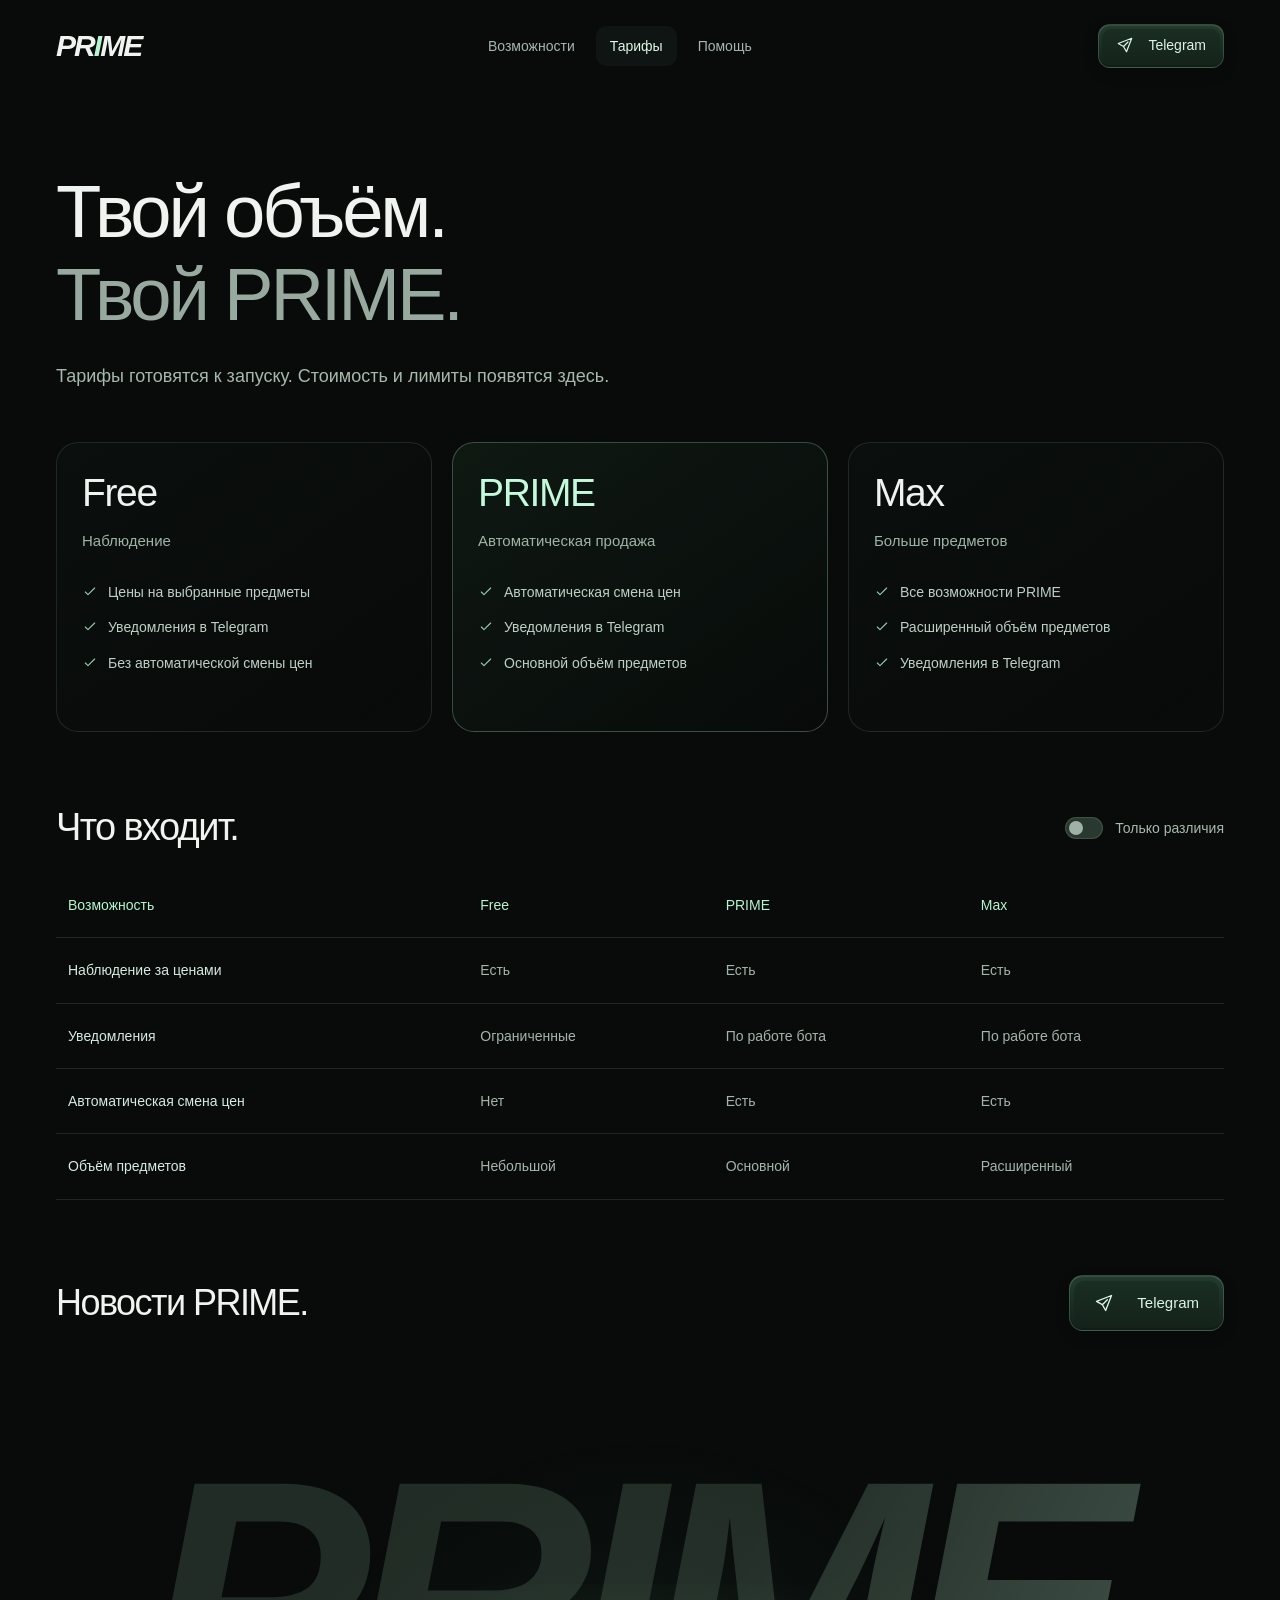
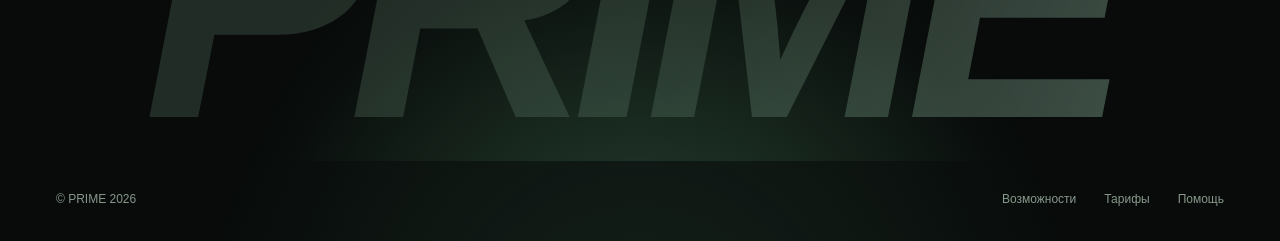
<file: tariffs.html>
<!doctype html>
<html lang="ru"><head><meta charset="utf-8"><meta name="viewport" content="width=device-width,initial-scale=1"><meta name="theme-color" content="#080b0a"><meta name="color-scheme" content="dark"><meta name="referrer" content="no-referrer"><meta name="robots" content="noindex,nofollow"><meta name="prime-build" content="flow-6"><meta name="description" content="PRIME обновляет цены твоих скинов и сообщает об изменениях в Telegram."><title>Тарифы - PRIME</title><link rel="icon" href="assets/favicon.svg" type="image/svg+xml"><style>
html{background:#080b0a;color:#eff4f0;font-family:Arial,sans-serif}body{margin:0}a{color:inherit}#page-shell{min-height:100vh}.page-loader{display:none;position:fixed;inset:0;z-index:9999;align-items:center;justify-content:center;background:#080b0a;color:#b5f5d3}.boot-pending #page-shell{visibility:hidden}.boot-visible .page-loader{display:flex}.loader-inner{text-align:center}.loader-brand{font:italic 900 42px/1 Arial,sans-serif;letter-spacing:-.065em;margin-bottom:30px}.loader-line{display:flex;justify-content:center;gap:9px;font:400 17px/30px Arial,sans-serif;color:#95a59c}.loader-words{position:relative;overflow:hidden;height:30px;min-width:125px;text-align:left;color:#b5f5d3;mask-image:linear-gradient(transparent,#000 15%,#000 85%,transparent)}.loader-words span{display:block;animation:loader-word-in .3s ease both}@keyframes loader-word-in{from{transform:translateY(90%);opacity:.3}to{transform:none;opacity:1}}.load-warning{margin:0;padding:14px 24px;background:#152019;color:#eff4f0;font:14px/1.5 Arial,sans-serif}.load-warning[hidden]{display:none}.load-warning a{margin-left:12px;text-decoration:underline}.boot-pending .skip{visibility:hidden}@media(prefers-reduced-motion:reduce){.loader-words span{animation:none}}
</style>
<script>
/* Resource-gated loader. The 180ms threshold only avoids flashing; never a minimum wait. */
(()=>{'use strict';const root=document.documentElement,pending=new Set(['style','script']);let done=false,failed=false,showTimer,guard;root.classList.add('boot-pending');
const label=()=>{const el=document.getElementById('loading-resource');if(!el)return;const text=pending.has('style')?'оформление':pending.has('script')?'интерфейс':'шрифты';if(el.textContent!==text){const span=document.createElement('span');span.textContent=text;el.replaceChildren(span)}};
const finish=(error=false)=>{if(done)return;done=true;clearTimeout(showTimer);clearTimeout(guard);root.classList.remove('boot-pending','boot-visible');document.getElementById('page-shell')?.removeAttribute('aria-busy');const notice=document.getElementById('load-warning');if(notice&&(failed||error))notice.hidden=false;};
window.PrimeBoot={settle(name,ok=true){if(done)return;pending.delete(name);if(!ok)failed=true;label();if(pending.size===0){if(document.fonts?.status==='loading'){pending.add('fonts');label();document.fonts.ready.then(()=>{pending.delete('fonts');finish()},()=>finish(true));}else finish();}},finish};
showTimer=setTimeout(()=>{if(!done){root.classList.add('boot-visible');label();document.getElementById('page-shell')?.setAttribute('aria-busy','true');}},180);
guard=setTimeout(()=>finish(true),12000);
document.addEventListener('DOMContentLoaded',label,{once:true});window.addEventListener('pageshow',e=>{if(e.persisted)finish()});})();
</script><link rel="stylesheet" href="assets/prime.css?v=6.0" media="print" onload="this.media='all';window.PrimeBoot?.settle('style')" onerror="window.PrimeBoot?.settle('style',false)"><noscript><link rel="stylesheet" href="assets/prime.css?v=6.0"></noscript><script src="assets/prime.js?v=6.0" defer onload="window.PrimeBoot?.settle('script')" onerror="window.PrimeBoot?.settle('script',false)"></script></head><body data-page="tariffs.html" id="top"><div class="page-loader" role="status" aria-live="polite"><div class="loader-inner"><div class="loader-brand" aria-hidden="true">PRIME</div><div class="loader-line"><span>Загружаем</span><div class="loader-words" id="loading-resource"><span>оформление</span></div></div></div></div><div id="page-shell"><p class="load-warning" id="load-warning" role="status" hidden>Не все элементы страницы загрузились.<a href="tariffs.html">Обновить страницу</a></p><a class="skip" href="#main">К содержимому</a><header class="site-header"><div class="header-inner wrap"><a class="brand" href="index.html" aria-label="PRIME, главная">PR<span>I</span>ME</a><nav class="nav" id="navigation" aria-label="Основная навигация"><a href="product.html">Возможности</a><a href="tariffs.html" aria-current="page">Тарифы</a><a href="help.html">Помощь</a></nav><div class="header-actions"><a class="button-link button-small button-telegram" href="https://t.me/primebot_news" target="_blank" rel="noopener noreferrer"><span class="button-face" aria-hidden="true"></span><span class="button-content"><span>Telegram</span><span class="button-symbol" aria-hidden="true"><svg class="icon" viewBox="0 0 24 24" fill="none" stroke="currentColor" stroke-width="1.6" stroke-linecap="round" stroke-linejoin="round" aria-hidden="true"><path d="m3 10 18-7-7 18-4-7-7-4Zm7 4 6-6"/></svg></span></span></a><button class="menu-button" type="button" aria-label="Открыть меню" aria-controls="navigation" aria-expanded="false" hidden><span></span><span></span></button></div></div></header><main id="main"><section class="page-intro wrap"><h1>Твой объём.<br><span class="muted">Твой PRIME.</span></h1><p class="page-lead">Тарифы готовятся к запуску. Стоимость и лимиты появятся здесь.</p></section><section class="wrap"><div class="tier-grid"><article class="tier reveal" id="plan-free"><div class="tier-top"><h3>Free</h3><span>Наблюдение</span></div><ul><li><svg class="icon" viewBox="0 0 24 24" fill="none" stroke="currentColor" stroke-width="1.6" stroke-linecap="round" stroke-linejoin="round" aria-hidden="true"><path d="m5 12 4 4L19 6"/></svg><span>Цены на выбранные предметы</span></li><li><svg class="icon" viewBox="0 0 24 24" fill="none" stroke="currentColor" stroke-width="1.6" stroke-linecap="round" stroke-linejoin="round" aria-hidden="true"><path d="m5 12 4 4L19 6"/></svg><span>Уведомления в Telegram</span></li><li><svg class="icon" viewBox="0 0 24 24" fill="none" stroke="currentColor" stroke-width="1.6" stroke-linecap="round" stroke-linejoin="round" aria-hidden="true"><path d="m5 12 4 4L19 6"/></svg><span>Без автоматической смены цен</span></li></ul></article><article class="tier reveal tier-featured" id="plan-prime"><div class="tier-top"><h3>PRIME</h3><span>Автоматическая продажа</span></div><ul><li><svg class="icon" viewBox="0 0 24 24" fill="none" stroke="currentColor" stroke-width="1.6" stroke-linecap="round" stroke-linejoin="round" aria-hidden="true"><path d="m5 12 4 4L19 6"/></svg><span>Автоматическая смена цен</span></li><li><svg class="icon" viewBox="0 0 24 24" fill="none" stroke="currentColor" stroke-width="1.6" stroke-linecap="round" stroke-linejoin="round" aria-hidden="true"><path d="m5 12 4 4L19 6"/></svg><span>Уведомления в Telegram</span></li><li><svg class="icon" viewBox="0 0 24 24" fill="none" stroke="currentColor" stroke-width="1.6" stroke-linecap="round" stroke-linejoin="round" aria-hidden="true"><path d="m5 12 4 4L19 6"/></svg><span>Основной объём предметов</span></li></ul></article><article class="tier reveal" id="plan-max"><div class="tier-top"><h3>Max</h3><span>Больше предметов</span></div><ul><li><svg class="icon" viewBox="0 0 24 24" fill="none" stroke="currentColor" stroke-width="1.6" stroke-linecap="round" stroke-linejoin="round" aria-hidden="true"><path d="m5 12 4 4L19 6"/></svg><span>Все возможности PRIME</span></li><li><svg class="icon" viewBox="0 0 24 24" fill="none" stroke="currentColor" stroke-width="1.6" stroke-linecap="round" stroke-linejoin="round" aria-hidden="true"><path d="m5 12 4 4L19 6"/></svg><span>Расширенный объём предметов</span></li><li><svg class="icon" viewBox="0 0 24 24" fill="none" stroke="currentColor" stroke-width="1.6" stroke-linecap="round" stroke-linejoin="round" aria-hidden="true"><path d="m5 12 4 4L19 6"/></svg><span>Уведомления в Telegram</span></li></ul></article></div><div class="comparison" id="compare"><div class="comparison-heading"><h2>Что входит.</h2><label class="compare-toggle"><input type="checkbox" id="differences"><span class="switch-track" aria-hidden="true"></span><span>Только различия</span></label></div><div class="table-scroll" tabindex="0" role="region" aria-label="Сравнение тарифов"><table><thead><tr><th scope="col">Возможность</th><th scope="col">Free</th><th scope="col">PRIME</th><th scope="col">Max</th></tr></thead><tbody><tr data-shared><th scope="row">Наблюдение за ценами</th><td>Есть</td><td>Есть</td><td>Есть</td></tr><tr><th scope="row">Уведомления</th><td>Ограниченные</td><td>По работе бота</td><td>По работе бота</td></tr><tr><th scope="row">Автоматическая смена цен</th><td>Нет</td><td>Есть</td><td>Есть</td></tr><tr><th scope="row">Объём предметов</th><td>Небольшой</td><td>Основной</td><td>Расширенный</td></tr></tbody></table></div></div></section><section class="subpage-cta wrap"><h2>Новости PRIME.</h2><a class="button-link button-telegram" href="https://t.me/primebot_news" target="_blank" rel="noopener noreferrer"><span class="button-face" aria-hidden="true"></span><span class="button-content"><span>Telegram</span><span class="button-symbol" aria-hidden="true"><svg class="icon" viewBox="0 0 24 24" fill="none" stroke="currentColor" stroke-width="1.6" stroke-linecap="round" stroke-linejoin="round" aria-hidden="true"><path d="m3 10 18-7-7 18-4-7-7-4Zm7 4 6-6"/></svg></span></span></a></section></main><footer class="site-footer"><div class="footer-word-wrap"><div class="brand-huge" aria-hidden="true">PRIME</div><div class="footer-glow" aria-hidden="true"></div></div><div class="footer-bottom wrap"><span>© PRIME 2026</span><nav aria-label="Дополнительная навигация"><a href="product.html">Возможности</a><a href="tariffs.html">Тарифы</a><a href="help.html">Помощь</a></nav></div></footer></div></body></html>
</file>
<file: assets/prime.css>
/* PRIME 6. One component family. Uiverse adaptations: THIRD_PARTY_NOTICES.md. */
:root{--bg:#080b0a;--ink:#eff4f0;--muted:#98aaa0;--mint:#b5f5d3;--line:#bde7ce20;--ease:cubic-bezier(.22,1,.36,1);color-scheme:dark}
*{box-sizing:border-box}html{scroll-behavior:smooth;scroll-padding-top:115px}body{background:var(--bg);color:var(--ink);font:16px/1.6 Arial,"Helvetica Neue",sans-serif;-webkit-font-smoothing:antialiased;overflow-x:clip}h1,h2,h3,p,figure{margin:0}h1,h2,h3{font-weight:400;line-height:1.1;letter-spacing:-.043em}h2{font-size:clamp(34px,4vw,58px)}button,input{font:inherit}button{cursor:pointer;color:inherit;border:0}a{text-decoration:none}a,button,input,summary{touch-action:manipulation;-webkit-tap-highlight-color:transparent}svg{display:block;flex:none}a:focus-visible,button:focus-visible,input:focus-visible,summary:focus-visible,[tabindex]:focus-visible{outline:2px solid var(--mint);outline-offset:6px}[hidden]{display:none!important}::selection{background:var(--mint);color:#0b2417}.wrap{width:min(1240px,calc(100% - 112px));margin-inline:auto}.muted{color:var(--muted)}.icon{width:20px;height:20px}.sr-only{position:absolute;width:1px;height:1px;padding:0;margin:-1px;clip:rect(0,0,0,0);overflow:hidden;white-space:nowrap}.skip{position:fixed;z-index:100;left:22px;top:12px;background:var(--mint);color:#0a2718;padding:10px 18px;transform:translateY(-200%);border-radius:8px}.skip:focus{transform:none}main{overflow-x:clip}
/* Navigation. Same Telegram button in the header and on content pages. */
.site-header{position:fixed;inset:0 0 auto;z-index:40;padding-block:24px;transition:background .3s,padding .3s;max-width:100vw}.scrolled .site-header{padding-block:14px;background:#080b0aee;backdrop-filter:blur(16px)}.header-inner{display:flex;align-items:center;justify-content:space-between;gap:30px}.brand{font:italic 900 30px/1 Arial,sans-serif;letter-spacing:-.065em}.brand>span{color:var(--mint)}.nav{display:flex;align-items:center;gap:7px}.nav a{font-size:14px;color:#a7b6ad;padding:9px 14px;border-radius:10px;transition:background .25s,color .25s}.nav a:hover,.nav a[aria-current]{color:#def7e9;background:#a2e9bf0c}.header-actions{display:flex;align-items:center;gap:13px}.menu-button{display:none;width:42px;height:42px;align-items:center;justify-content:center;flex-direction:column;gap:6px;border-radius:12px;background:#132018;border:1px solid var(--line)}.menu-button span{height:1px;width:20px;background:#d6eee0;transition:transform .25s}.menu-button[aria-expanded=true] span:first-child{transform:translateY(3.5px) rotate(45deg)}.menu-button[aria-expanded=true] span:last-child{transform:translateY(-3.5px) rotate(-45deg)}
/* marcelodolza's layered surface and plane, scoped and simplified. Stable text;
   no fake sent state, hover-only handlers or delayed external navigation. */
.button-link{--button-top:#233c2e;--button-bottom:#132119;--button-face-top:#1a2e22;--button-face-bottom:#15231b;--button-text:#ddf4e6;position:relative;isolation:isolate;display:inline-flex;align-items:center;justify-content:center;min-height:56px;padding:15px 24px;border-radius:14px;border:1px solid #b8e9cb32;background:linear-gradient(var(--button-top),var(--button-bottom));color:var(--button-text);font-size:15px;font-weight:500;line-height:1.4;box-shadow:0 1px 0 #e7fff117 inset,0 -2px 0 #0002 inset,0 5px 15px #0002;transition:transform .25s var(--ease),box-shadow .3s,border-color .3s;white-space:nowrap;overflow:hidden}
.button-face{position:absolute;z-index:-1;inset:4px;border-radius:10px;background:linear-gradient(var(--button-face-top),var(--button-face-bottom));box-shadow:0 1px 0 #f4fff70a inset;transition:filter .3s}.button-content{display:flex;align-items:center;justify-content:center;gap:23px;position:relative;z-index:2}.button-symbol{display:block;width:20px;height:20px;position:relative}.button-symbol .icon{transition:transform .3s var(--ease)}.button-link::after{content:"";pointer-events:none;position:absolute;inset:0;z-index:1;background:linear-gradient(110deg,transparent 30%,#fff2 47%,#fff3 50%,transparent 68%);transform:translateX(-130%);transition:transform .65s var(--ease)}.button-link:hover,.button-link:focus-visible{border-color:#b9fbd46b;box-shadow:0 1px 0 #f0fff429 inset,0 6px 25px #84dbac17;transform:translateY(-1px)}.button-link:hover .button-face,.button-link:focus-visible .button-face{filter:brightness(1.15)}.button-link:hover::after,.button-link:focus-visible::after{transform:translateX(130%)}.button-link:hover .button-symbol .icon{transform:translateX(3px)}.button-link:active{transform:translateY(1px);box-shadow:0 1px 4px #0003 inset}.button-primary{--button-top:#e0ffeb;--button-bottom:#a7dfbd;--button-face-top:#cff7dd;--button-face-bottom:#b4eac9;--button-text:#0f2c1b;border-color:#d6ffe766;box-shadow:0 1px 0 #f4fff78c inset,0 -2px 0 #275c3433 inset,0 6px 24px #62c58c19}.button-primary:hover,.button-primary:focus-visible{box-shadow:0 1px 0 #fff9 inset,0 7px 27px #89f4b825}.button-small{min-height:44px;padding:10px 17px;font-size:14px;border-radius:12px}.button-small .button-face{inset:3px;border-radius:9px}.button-small .button-content{gap:12px}.button-small .icon{width:18px;height:18px}.button-telegram .button-content{flex-direction:row-reverse}.button-telegram .button-symbol{overflow:visible}.button-telegram:hover .button-symbol .icon,.button-telegram:focus-visible .button-symbol .icon{animation:plane-fly 1.1s var(--ease) both}.button-telegram .button-symbol::before{content:"";position:absolute;top:70%;right:60%;width:16px;height:1px;transform:rotate(-35deg) scaleX(0);transform-origin:right;background:linear-gradient(90deg,transparent,#b5f5d399)}.button-telegram:hover .button-symbol::before,.button-telegram:focus-visible .button-symbol::before{animation:plane-trail 1.1s ease both}@keyframes plane-fly{0%,100%{opacity:1;transform:translate(0,0)}38%{opacity:0;transform:translate(18px,-18px) rotate(-8deg)}39%,55%{opacity:0;transform:translate(-14px,14px)}100%{opacity:1;transform:translate(0,0)}}@keyframes plane-trail{0%,100%{transform:rotate(-35deg) scaleX(0);opacity:0}24%{transform:rotate(-35deg) scaleX(1);opacity:.7}50%{transform:rotate(-35deg) scaleX(1.4);opacity:0}}
/* Approved type and uninterrupted backdrop. */
.hero{position:relative;isolation:isolate;min-height:max(830px,94svh);padding:156px 0 330px;overflow:clip}.hero-copy{position:relative;z-index:2;text-align:center}.hero h1{font-size:clamp(66px,7.3vw,109px);line-height:1.045;letter-spacing:-.05em}.hero h1>span{color:#b0d4bf}.hero-description{font-size:18px;color:#a0b4a8;margin:27px auto 0;line-height:1.55;max-width:600px}.hero-actions{display:flex;align-items:center;justify-content:center;gap:14px;margin-top:30px}.hero h1,.hero-description,.hero-actions{animation:enter .8s var(--ease) both}.hero-description{animation-delay:.06s}.hero-actions{animation-delay:.12s}
/* SVG, smooth cubic paths and a translucent band replace the undersampled canvas
   and dense crossing strands. No raster scaling, integer snapping or sharp edges. */
.ribbon-scene{position:absolute;inset:auto -4% -6px;height:340px;z-index:0;pointer-events:none;mask-image:linear-gradient(0deg,transparent,#000 20%,#000 82%,transparent)}.ribbon{position:absolute;inset:0;width:100%;height:100%;overflow:visible;shape-rendering:geometricPrecision}.ribbon-haze{position:absolute;inset:3% 3% -5%;background:radial-gradient(ellipse at 50% 55%,#51c18717,transparent 68%);animation:haze 8s ease-in-out infinite alternate}.ribbon-strand{vector-effect:non-scaling-stroke}.ribbon:not(.motion-ready){animation:ribbon-fallback 8s ease-in-out infinite alternate;transform-origin:center}@keyframes ribbon-fallback{from{transform:translateY(7px) scaleY(.93)}to{transform:translateY(-14px) scaleY(1.06)}}@keyframes haze{from{opacity:.6}to{opacity:1}}
/* A product explanation, not a market simulation: no prices, status controls,
   pretend messages or footnotes needed. Icons act as visual verbs. */
.process-section{padding-block:55px 64px}.section-heading{margin-bottom:35px}.section-heading h2{line-height:1.13}.section-heading>p{color:var(--muted);font-size:16px;margin-top:18px}.flow-grid{display:grid;grid-template-columns:repeat(3,1fr);gap:20px}.flow-card{position:relative;border:1px solid var(--line);border-radius:22px;padding:18px 25px 28px;background:linear-gradient(140deg,#b2f7d006,transparent 70%);transition:border-color .3s,background .3s;min-width:0}.flow-card:hover{border-color:#b6f4d03d;background:#b2f7d007}.flow-art{width:100%;height:168px;overflow:visible;color:#b5edcc;fill:none;stroke:currentColor;stroke-width:1.25;stroke-linecap:round;stroke-linejoin:round}.art-surface{stroke:#85ba9d60;fill:#9ef5c907}.market-lines{stroke:#c5f0d6bd}.market-lines circle{fill:currentColor;stroke:none}.scan{animation:market-scan 4.5s ease-in-out infinite;stroke:#b4ffd5;opacity:.5}.refresh-arrows{transform-origin:120px 79px;animation:price-refresh 6s var(--ease) infinite}.update-check{animation:check-tone 6s ease infinite}.notice-plane{animation:notice-drift 6s ease-in-out infinite}.notice-dot{fill:#c5ffe0;stroke:none;animation:notice-light 6s ease-in-out infinite}.flow-card h3{font-size:25px;line-height:1.2;letter-spacing:-.025em;margin-top:8px}.flow-card p{font-size:15px;color:#a0b4a8;margin-top:12px;line-height:1.6}@keyframes market-scan{0%,100%{transform:translateY(-19px);opacity:.15}50%{transform:translateY(20px);opacity:.7}}@keyframes price-refresh{0%,12%{transform:rotate(0)}75%,100%{transform:rotate(180deg)}}@keyframes check-tone{0%,100%{opacity:.35}50%{opacity:1}}@keyframes notice-drift{0%,100%{transform:translate(0,0)}50%{transform:translate(5px,-5px)}}@keyframes notice-light{0%,25%,100%{opacity:.2}55%,70%{opacity:1}}
.plans-section{padding-block:60px 40px}.tier-grid{display:grid;grid-template-columns:repeat(3,1fr);gap:20px}.tier{position:relative;display:flex;flex-direction:column;border:1px solid var(--line);border-radius:22px;padding:29px 25px;background:linear-gradient(145deg,#b6f5ce05,transparent);transition:border-color .3s}.tier:hover{border-color:#b5f5d343}.tier-featured{background:linear-gradient(145deg,#315e3b2c,transparent);border-color:#b5f5d344}.tier-top h3{font-size:39px;letter-spacing:-.035em}.tier-featured h3{color:#c5f9dc}.tier-top>span{display:block;color:#9fb4a7;font-size:15px;margin-top:14px}.tier ul{list-style:none;display:flex;flex-direction:column;gap:13px;padding:0;margin:28px 0;flex:1}.tier li{display:flex;align-items:flex-start;gap:10px;font-size:14px;color:#bed0c5;line-height:1.6}.tier li .icon{width:16px;height:16px;margin-top:3px;color:#93cfae}.tier .button-link{width:100%;margin-top:auto;font-size:14px;min-height:50px;padding-block:12px}.tier .button-content{width:100%;justify-content:space-between}.home-faq{padding-block:60px}.home-faq>.section-heading{display:flex;align-items:center;justify-content:space-between;gap:30px}.faq{border-bottom:1px solid var(--line)}.faq summary{list-style:none;display:flex;justify-content:space-between;align-items:center;gap:24px;padding:25px 0;font-size:19px;color:#e0ebe4;cursor:pointer;line-height:1.4}.faq summary::-webkit-details-marker{display:none}.faq summary .icon{width:18px;height:18px;transition:transform .3s}.faq[open] summary .icon{transform:rotate(45deg)}.faq-answer{font-size:16px;line-height:1.8;color:#a7b8ae;max-width:800px;padding:0 40px 25px 0}.faq[open] .faq-answer{animation:answer-in .3s ease}.faq-answer a{color:#c5f9dc;text-decoration:underline;text-underline-offset:4px}@keyframes answer-in{from{opacity:.3;transform:translateY(-4px)}to{opacity:1;transform:none}}
/* The lower PRIME and green underlight are retained. */
.site-footer{position:relative;isolation:isolate;padding-top:40px;overflow:hidden}.site-footer::before{content:"";position:absolute;inset:0 10% -50%;z-index:-1;pointer-events:none;background:radial-gradient(ellipse at 50% 100%,#589c7430,transparent 65%)}.footer-word-wrap{position:relative;margin-top:18px;width:100%;overflow:hidden}.brand-huge{position:relative;font-family:"Segoe UI Variable Text","Segoe UI",Arial,sans-serif;font-size:clamp(110px,26.5vw,420px);line-height:.95;letter-spacing:-.063em;text-align:center;color:#607368;font-weight:900;font-style:italic;opacity:.4;transform:translateX(-1%);user-select:none;background:linear-gradient(115deg,#4b6053 25%,#b8e8ca 48%,#4b6053 68%);background-size:240% 100%;background-clip:text;-webkit-background-clip:text;-webkit-text-fill-color:transparent;animation:footer-sheen 11s ease-in-out infinite}.footer-glow{position:absolute;inset:45% 18% -120%;background:radial-gradient(ellipse at 50% 45%,#88edab26,transparent 64%);pointer-events:none}.footer-bottom{display:flex;align-items:center;justify-content:space-between;gap:24px;padding-block:29px 32px;color:#86998c;font-size:12px}.footer-bottom nav{display:flex;align-items:center;gap:28px}.footer-bottom a{transition:color .25s}.footer-bottom a:hover{color:var(--mint)}@keyframes footer-sheen{0%,30%{background-position:130% 0}80%,100%{background-position:-40% 0}}
.page-intro{padding-top:170px;padding-bottom:50px}.page-intro h1{font-size:clamp(44px,5.8vw,82px);line-height:1.12}.page-lead{font-size:18px;color:#a7b8ad;max-width:640px;margin-top:25px;line-height:1.7}.intro-action{display:flex;gap:14px;flex-wrap:wrap;margin-top:30px}.product-note{display:grid;grid-template-columns:1fr 1fr;gap:50px;padding-block:60px}.product-note p{max-width:465px;color:#a7b8ad;font-size:18px;margin-bottom:25px}.subpage-cta{display:flex;align-items:center;justify-content:space-between;gap:20px;padding-block:75px 50px}.subpage-cta h2{font-size:36px}.comparison{padding-top:75px}.comparison-heading{display:flex;align-items:center;justify-content:space-between;gap:24px;margin-bottom:24px}.comparison h2{font-size:38px}.compare-toggle{display:flex;align-items:center;gap:12px;position:relative;color:#a7baad;font-size:14px;cursor:pointer}.compare-toggle input{position:absolute;width:38px;height:22px;opacity:0;margin:0;cursor:pointer}.switch-track{width:38px;height:22px;position:relative;pointer-events:none;background:#29392f;border:1px solid #b9e9c826;border-radius:100px;transition:background .25s}.switch-track::after{content:"";position:absolute;left:3px;top:3px;width:14px;height:14px;background:#a0b2a6;border-radius:50%;transition:transform .3s,background .3s}.compare-toggle input:checked+.switch-track{background:#345e44}.compare-toggle input:checked+.switch-track::after{transform:translateX(16px);background:var(--mint)}.compare-toggle input:focus-visible+.switch-track{outline:2px solid var(--mint);outline-offset:5px}.table-scroll{overflow:auto}table{width:100%;min-width:640px;border-collapse:collapse;font-size:14px}th,td{padding:21px 12px;text-align:left;border-bottom:1px solid var(--line);font-weight:400}th{color:#d6eadf}td{color:#a4b5aa}thead th{color:#b5f5d3}.help-section{max-width:1000px;padding-bottom:15px}.search-field{display:flex;align-items:center;gap:13px;background:#b2f7d007;border:1px solid var(--line);border-radius:14px;padding:16px 20px;color:#92ab9c;margin-bottom:22px}.search-field:focus-within{border-color:#b5f5d366}.search-field input{width:100%;min-width:0;background:none;border:0;outline:0;color:#def3e6;font-size:16px}.search-field input::placeholder{color:#91a69a}.empty-state{color:#a7b8ae;padding-block:20px}.reveal{opacity:1}.reveal.entering{animation:enter .7s var(--ease) both;animation-delay:var(--delay,0s)}@keyframes enter{from{opacity:.2;transform:translateY(14px)}to{opacity:1;transform:none}}
@media(min-width:1800px){.hero{padding-top:195px;padding-bottom:370px}.hero h1{font-size:120px}.ribbon-scene{height:410px}}
@media(max-width:1000px){.wrap{width:calc(100% - 64px)}.header-inner{gap:20px}.nav a{padding-inline:10px}.hero h1{font-size:clamp(55px,7.6vw,77px)}.hero{padding-top:165px}.flow-grid,.tier-grid{gap:14px}.flow-card,.tier{padding-inline:21px}.flow-card h3{font-size:22px}.flow-card p{font-size:14px}.tier li{font-size:13px}}
@media(max-width:760px){html{scroll-padding-top:90px}.wrap{width:calc(100% - 40px)}.site-header{padding-block:18px}.header-inner{gap:12px}.brand{font-size:27px}.button-small{font-size:13px;padding:9px 13px;min-height:42px}.button-small .button-content{gap:9px}.header-actions{gap:10px}.nav{display:flex}.js .nav{display:none;position:absolute;top:71px;left:20px;right:20px;padding:13px;flex-direction:column;align-items:stretch;background:#0c1510f7;backdrop-filter:blur(16px);border:1px solid var(--line);border-radius:16px;box-shadow:0 20px 50px #0005}.js .nav.open{display:flex;animation:answer-in .2s ease}.nav a{padding:12px 14px;font-size:16px}.js .menu-button:not([hidden]){display:flex}.hero{min-height:725px;min-height:max(705px,91svh);padding:148px 0 280px}.hero h1{font-size:clamp(34px,7.9vw,60px);line-height:1.1;letter-spacing:-.043em}.hero-description{font-size:16px;max-width:340px;margin-top:23px}.hero-actions{margin-top:26px;gap:11px}.button-link{padding:14px 19px;min-height:53px;font-size:14px}.button-content{gap:15px}.header-actions .button-link{min-height:42px;font-size:13px;padding:9px 13px}.header-actions .button-content{gap:9px}.ribbon-scene{height:265px;inset:auto -24% 0}.process-section{padding-block:25px 35px}.section-heading{margin-bottom:26px}.section-heading h2{font-size:clamp(34px,8.3vw,49px)}.section-heading>p{font-size:15px;margin-top:15px}.flow-grid{grid-template-columns:1fr;gap:15px}.flow-card{display:grid;grid-template-columns:105px 1fr;column-gap:13px;align-items:center;padding:20px 16px;border-radius:19px}.flow-art{width:105px;height:115px;grid-row:1/3}.flow-card h3{font-size:22px;margin:0;align-self:end}.flow-card p{font-size:14px;line-height:1.55;margin-top:9px;align-self:start}.plans-section{padding-block:42px 25px}.tier-grid{grid-template-columns:1fr;gap:15px}.tier{padding:26px;border-radius:19px}.tier-top{display:flex;align-items:baseline;justify-content:space-between;gap:10px}.tier-top h3{font-size:34px}.tier-top>span{font-size:13px;margin-top:0;text-align:right}.tier ul{margin:24px 0;gap:13px}.tier li{font-size:14px}.home-faq{padding-block:43px}.home-faq>.section-heading{gap:20px;align-items:flex-start;flex-direction:column}.faq summary{font-size:17px;padding-block:23px}.faq-answer{font-size:15px;padding-right:10px}.site-footer{padding-top:22px}.footer-word-wrap{margin-top:8px}.brand-huge{font-size:26.5vw}.footer-bottom{font-size:11px;padding-block:24px;gap:15px}.footer-bottom nav{gap:16px}.page-intro{padding-top:137px;padding-bottom:34px}.page-intro h1{font-size:clamp(38px,9.4vw,61px)}.page-lead{font-size:16px;margin-top:21px}.product-note{grid-template-columns:1fr;gap:25px;padding-block:40px}.product-note p{font-size:16px}.product-note h2{font-size:36px}.subpage-cta{padding-block:46px 30px;align-items:flex-start;flex-wrap:wrap;gap:20px}.subpage-cta h2{font-size:30px}.comparison{padding-top:48px}.comparison-heading{flex-direction:column;align-items:flex-start;gap:22px}.comparison h2{font-size:32px}}
@media(max-width:370px){.wrap{width:calc(100% - 32px)}.hero{padding-top:142px}.hero h1{font-size:32px}.hero-description{font-size:15px}.hero-actions .button-link{font-size:13px;padding-inline:17px;gap:10px}.flow-card{grid-template-columns:87px 1fr;column-gap:10px}.flow-art{width:87px}.flow-card h3{font-size:20px}.tier-top>span{font-size:12px}.footer-bottom nav{gap:10px}}
/* Default motion runs immediately. System reduction retains quiet illumination,
   avoiding large displacement; content never waits on animation completion. */
@media(prefers-reduced-motion:reduce){html{scroll-behavior:auto}.hero h1,.hero-description,.hero-actions,.reveal.entering,.faq[open] .faq-answer{animation:soft-in .25s ease both;transform:none}.scan,.refresh-arrows,.notice-plane,.notice-dot,.update-check{animation:none}.button-link:hover,.button-link:active{transform:none}.button-telegram:hover .button-symbol .icon,.button-telegram:focus-visible .button-symbol .icon,.button-telegram:hover .button-symbol::before,.button-telegram:focus-visible .button-symbol::before{animation:none}.button-link::after{display:none}.ribbon:not(.motion-ready){animation:haze 12s ease-in-out infinite alternate}.brand-huge{animation-duration:20s}@keyframes soft-in{from{opacity:.4}to{opacity:1}}}
@media print{.site-header,.hero-actions,.ribbon-scene,.page-loader,.site-footer{display:none!important}.boot-pending #page-shell{visibility:visible}.hero,.page-intro{padding:25px 0;min-height:auto}body{background:#fff;color:#111}.wrap{width:100%}.muted,.hero-description,.flow-card p,.page-lead,.tier li,.tier-top>span{color:#444}.flow-card,.tier{break-inside:avoid}.hero h1{font-size:45px}.hero h1>span{color:#444}}
.load-warning:not([hidden])~.site-header{position:relative}
@media(max-width:760px){body:not(.js) .site-header{position:relative}body:not(.js) .header-inner{flex-wrap:wrap}body:not(.js) .nav{order:3;flex-basis:100%;justify-content:space-between;gap:0}body:not(.js) .nav a{padding:9px 8px;font-size:14px}}
</file>
